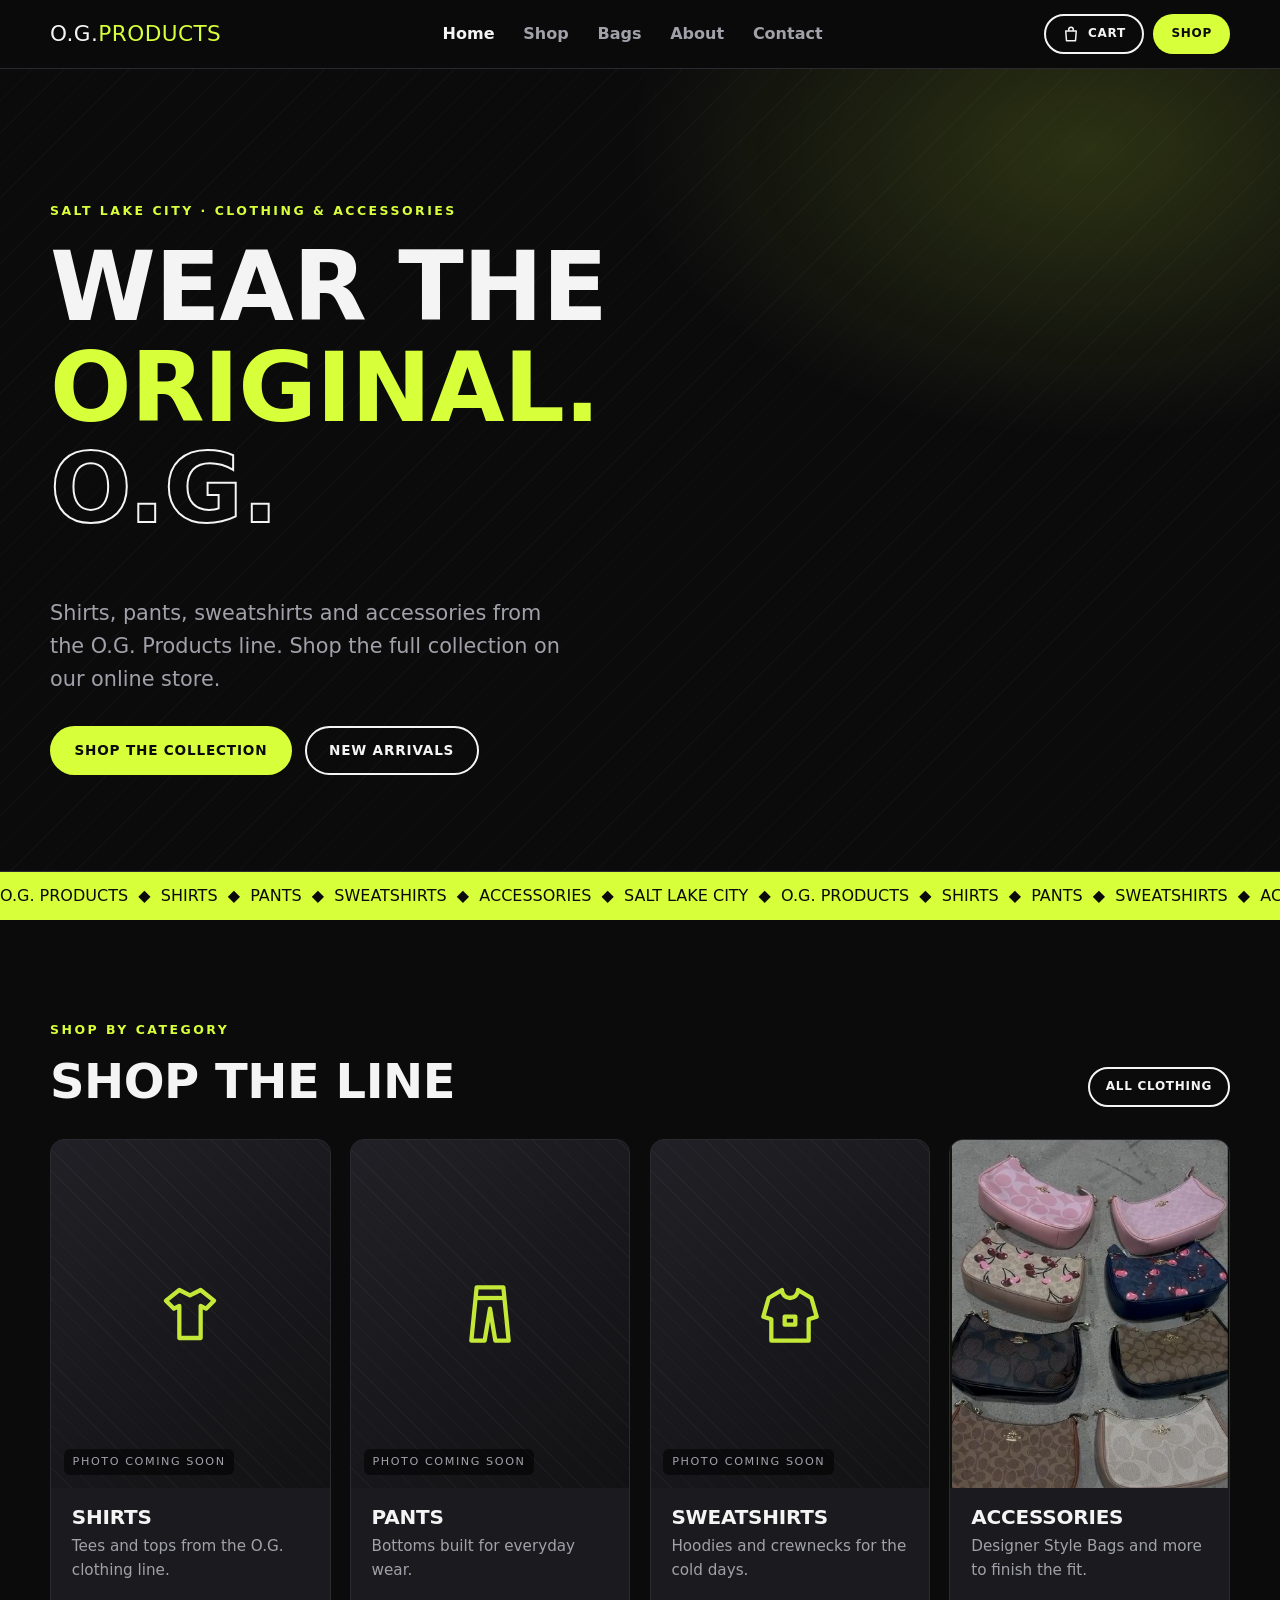
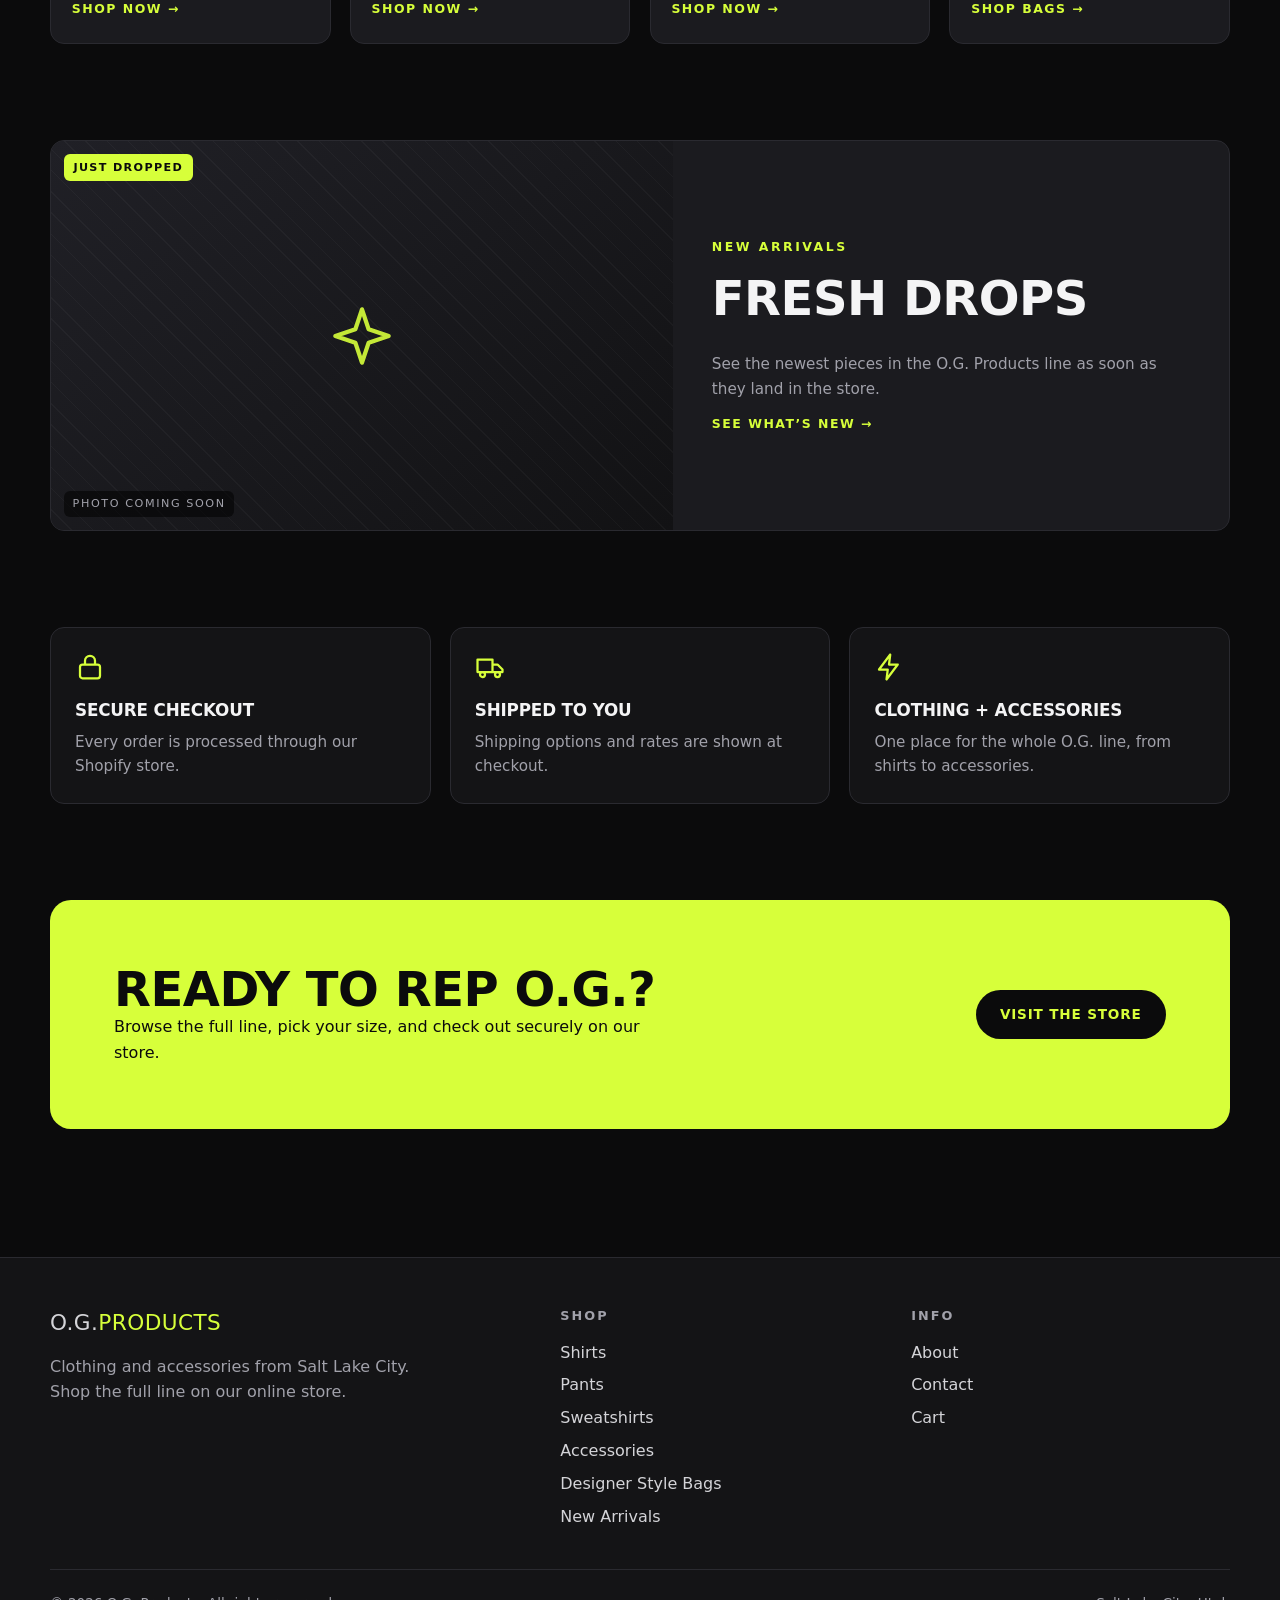
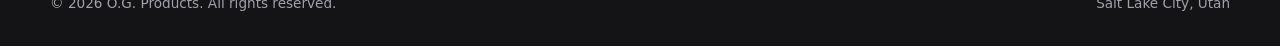
<file: index.html>
<!doctype html>
<html lang="en">
<head>
<meta charset="utf-8">
<meta name="viewport" content="width=device-width, initial-scale=1">
<title>O.G. Products | Clothing & Accessories</title>
<meta name="description" content="O.G. Products: shirts, pants, sweatshirts and accessories from Salt Lake City. Shop the full line online.">
<meta name="theme-color" content="#0b0b0c">
<link rel="canonical" href="https://REPLACE-WITH-YOUR-DOMAIN.com/">
<meta property="og:title" content="O.G. Products | Clothing & Accessories">
<meta property="og:description" content="O.G. Products: shirts, pants, sweatshirts and accessories from Salt Lake City. Shop the full line online.">
<meta property="og:type" content="website">
<link rel="icon" href="favicon.svg" type="image/svg+xml">
<link rel="stylesheet" href="styles.css">
<script src="config.js" defer></script>
<script src="main.js" defer></script>
</head>
<body>
<a class="skip" href="#main">Skip to content</a>
<header class="site-header">
  <div class="wrap nav">
    <a class="logo" href="index.html" aria-label="O.G. Products home">O.G.<span>Products</span></a>
    <nav aria-label="Main"><ul class="nav-links"><li><a href="index.html" aria-current="page">Home</a></li><li><a href="shop.html">Shop</a></li><li><a href="bags.html">Bags</a></li><li><a href="about.html">About</a></li><li><a href="contact.html">Contact</a></li></ul></nav>
    <div class="nav-actions">
      <a class="btn btn-ghost btn-sm" href="https://11u81s-f0.myshopify.com/cart" data-shop="CART" target="_blank" rel="noopener" aria-label="Open cart on our store (opens in new tab)"><svg viewBox="0 0 24 24" fill="none" stroke="currentColor" stroke-width="2" stroke-linejoin="round" aria-hidden="true"><path d="M5 8h14l-1 13H6z"/><path d="M9 8V6a3 3 0 016 0v2"/></svg><span>Cart</span></a>
      <a class="btn btn-primary btn-sm" href="https://11u81s-f0.myshopify.com" data-shop="STORE" target="_blank" rel="noopener">Shop</a>
      <button class="menu-btn" type="button" aria-expanded="false" aria-controls="mobile-menu" aria-label="Open menu"><svg viewBox="0 0 24 24" fill="none" stroke="currentColor" stroke-width="2" aria-hidden="true"><path d="M3 6h18M3 12h18M3 18h18"/></svg></button>
    </div>
  </div>
  <div class="wrap mobile-menu" id="mobile-menu"><a href="index.html" aria-current="page">Home</a><a href="shop.html">Shop</a><a href="bags.html">Bags</a><a href="about.html">About</a><a href="contact.html">Contact</a></div>
</header>
<main id="main">

<section class="hero" aria-labelledby="hero-title">
  <div class="wrap">
    <span class="eyebrow">Salt Lake City &middot; Clothing &amp; Accessories</span>
    <h1 id="hero-title">Wear the<br><span class="accent">Original.</span><br><span class="outline">O.G.</span></h1>
    <p class="lead">Shirts, pants, sweatshirts and accessories from the O.G. Products line. Shop the full collection on our online store.</p>
    <div class="hero-ctas">
      <a class="btn btn-primary" href="https://11u81s-f0.myshopify.com/collections/all" data-shop="ALL" target="_blank" rel="noopener">Shop the collection</a>
      <a class="btn btn-ghost" href="https://11u81s-f0.myshopify.com/collections/all" data-shop="NEW_ARRIVALS" target="_blank" rel="noopener">New arrivals</a>
    </div>
  </div>
</section>
<div class="marquee" aria-hidden="true"><div>O.G. Products &nbsp;&#9670;&nbsp; Shirts &nbsp;&#9670;&nbsp; Pants &nbsp;&#9670;&nbsp; Sweatshirts &nbsp;&#9670;&nbsp; Accessories &nbsp;&#9670;&nbsp; Salt Lake City &nbsp;&#9670;&nbsp; O.G. Products &nbsp;&#9670;&nbsp; Shirts &nbsp;&#9670;&nbsp; Pants &nbsp;&#9670;&nbsp; Sweatshirts &nbsp;&#9670;&nbsp; Accessories &nbsp;&#9670;&nbsp; Salt Lake City &nbsp;&#9670;&nbsp; O.G. Products &nbsp;&#9670;&nbsp; Shirts &nbsp;&#9670;&nbsp; Pants &nbsp;&#9670;&nbsp; Sweatshirts &nbsp;&#9670;&nbsp; Accessories &nbsp;&#9670;&nbsp; Salt Lake City &nbsp;&#9670;&nbsp; O.G. Products &nbsp;&#9670;&nbsp; Shirts &nbsp;&#9670;&nbsp; Pants &nbsp;&#9670;&nbsp; Sweatshirts &nbsp;&#9670;&nbsp; Accessories &nbsp;&#9670;&nbsp; Salt Lake City &nbsp;&#9670;&nbsp; </div></div>

<section aria-labelledby="cat-title">
  <div class="wrap">
    <div class="section-head">
      <div><span class="eyebrow">Shop by category</span><h2 id="cat-title">Shop the Line</h2></div>
      <a class="btn btn-ghost btn-sm" href="https://11u81s-f0.myshopify.com/collections/all" data-shop="CLOTHING" target="_blank" rel="noopener">All clothing</a>
    </div>
    <div class="grid grid-4">
      <a class="card" href="https://11u81s-f0.myshopify.com/collections/all" data-shop="SHIRTS" target="_blank" rel="noopener">
  <div class="ph " role="img" aria-label="Shirts (photo coming soon)"><svg viewBox="0 0 24 24" fill="none" stroke="currentColor" stroke-width="1.6" stroke-linejoin="round" aria-hidden="true"><path d="M8 3l4 2 4-2 5 4-3 3-2-1v12H8V9l-2 1-3-3z"/></svg><span class="ph-label">Photo coming soon</span></div>
  <div class="card-body"><h3>Shirts</h3><p>Tees and tops from the O.G. clothing line.</p><span class="card-link">Shop now &rarr;</span></div>
</a><a class="card" href="https://11u81s-f0.myshopify.com/collections/all" data-shop="PANTS" target="_blank" rel="noopener">
  <div class="ph " role="img" aria-label="Pants (photo coming soon)"><svg viewBox="0 0 24 24" fill="none" stroke="currentColor" stroke-width="1.6" stroke-linejoin="round" aria-hidden="true"><path d="M7 2h10l2 20h-5l-2-12-2 12H5z"/><path d="M7 6h10"/></svg><span class="ph-label">Photo coming soon</span></div>
  <div class="card-body"><h3>Pants</h3><p>Bottoms built for everyday wear.</p><span class="card-link">Shop now &rarr;</span></div>
</a><a class="card" href="https://11u81s-f0.myshopify.com/collections/all" data-shop="SWEATSHIRTS" target="_blank" rel="noopener">
  <div class="ph " role="img" aria-label="Sweatshirts (photo coming soon)"><svg viewBox="0 0 24 24" fill="none" stroke="currentColor" stroke-width="1.6" stroke-linejoin="round" aria-hidden="true"><path d="M9 3a3 3 0 006 0l5 3 2 7-3 1v8H5v-8l-3-1 2-7z"/><path d="M10 13h4v3h-4z"/></svg><span class="ph-label">Photo coming soon</span></div>
  <div class="card-body"><h3>Sweatshirts</h3><p>Hoodies and crewnecks for the cold days.</p><span class="card-link">Shop now &rarr;</span></div>
</a><a class="card" href="bags.html">
  <div class="ph photo" role="img" aria-label="Designer style bags"><img src="bags.jpg" alt="" loading="lazy"></div>
  <div class="card-body"><h3>Accessories</h3><p>Designer Style Bags and more to finish the fit.</p><span class="card-link">Shop bags &rarr;</span></div>
</a>
    </div>
  </div>
</section>

<section aria-labelledby="new-title" style="padding-top:0">
  <div class="wrap">
    <div class="grid">
      <a class="card card-feature" href="https://11u81s-f0.myshopify.com/collections/all" data-shop="NEW_ARRIVALS" target="_blank" rel="noopener">
        <span class="tag">Just dropped</span>
        <div class="ph wide" role="img" aria-label="New arrivals (photo coming soon)"><svg viewBox="0 0 24 24" fill="none" stroke="currentColor" stroke-width="1.6" stroke-linejoin="round" aria-hidden="true"><path d="M12 2l2.5 7.5L22 12l-7.5 2.5L12 22l-2.5-7.5L2 12l7.5-2.5z"/></svg><span class="ph-label">Photo coming soon</span></div>
        <div class="card-body">
          <span class="eyebrow">New Arrivals</span>
          <h2 id="new-title">Fresh drops</h2>
          <p>See the newest pieces in the O.G. Products line as soon as they land in the store.</p>
          <span class="card-link">See what&rsquo;s new &rarr;</span>
        </div>
      </a>
    </div>
  </div>
</section>

<section aria-labelledby="why-title" style="padding-top:0">
  <div class="wrap">
    <h2 id="why-title" class="sr-only" style="position:absolute;left:-9999px">Why shop with us</h2>
    <div class="grid grid-3">
      <div class="feature"><svg viewBox="0 0 24 24" fill="none" stroke="currentColor" stroke-width="1.8" aria-hidden="true"><rect x="4" y="10" width="16" height="11" rx="2"/><path d="M8 10V7a4 4 0 018 0v3"/></svg><h3>Secure checkout</h3><p>Every order is processed through our Shopify store.</p></div>
      <div class="feature"><svg viewBox="0 0 24 24" fill="none" stroke="currentColor" stroke-width="1.8" stroke-linejoin="round" aria-hidden="true"><path d="M2 6h12v10H2zM14 10h4l4 4v2h-8z"/><circle cx="6" cy="18" r="2"/><circle cx="18" cy="18" r="2"/></svg><h3>Shipped to you</h3><p>Shipping options and rates are shown at checkout.</p></div>
      <div class="feature"><svg viewBox="0 0 24 24" fill="none" stroke="currentColor" stroke-width="1.8" stroke-linejoin="round" aria-hidden="true"><path d="M13 2L4 14h7l-1 8 9-12h-7z"/></svg><h3>Clothing + accessories</h3><p>One place for the whole O.G. line, from shirts to accessories.</p></div>
    </div>
  </div>
</section>

<section style="padding-top:0" aria-labelledby="cta-title">
  <div class="wrap">
    <div class="cta-band">
      <div><h2 id="cta-title">Ready to rep O.G.?</h2><p>Browse the full line, pick your size, and check out securely on our store.</p></div>
      <a class="btn btn-primary" href="https://11u81s-f0.myshopify.com/collections/all" data-shop="ALL" target="_blank" rel="noopener">Visit the store</a>
    </div>
  </div>
</section>

</main>
<footer class="site-footer">
  <div class="wrap">
    <div class="footer-grid">
      <div>
        <a class="logo" href="index.html">O.G.<span>Products</span></a>
        <p class="muted" style="margin-top:.8rem;max-width:36ch">Clothing and accessories from Salt Lake City. Shop the full line on our online store.</p>
        <div class="socials" aria-label="Social media"><a href="#" data-social="instagram" aria-label="Instagram"><svg viewBox="0 0 24 24" fill="none" stroke="currentColor" stroke-width="2" aria-hidden="true"><rect x="3" y="3" width="18" height="18" rx="5"/><circle cx="12" cy="12" r="4"/><circle cx="17.5" cy="6.5" r="1" fill="currentColor"/></svg></a><a href="#" data-social="tiktok" aria-label="TikTok"><svg viewBox="0 0 24 24" fill="currentColor" aria-hidden="true"><path d="M16 3c.3 2.3 1.8 3.9 4 4v3a7 7 0 01-4-1.3V15a6 6 0 11-6-6v3a3 3 0 103 3V3z"/></svg></a><a href="#" data-social="facebook" aria-label="Facebook"><svg viewBox="0 0 24 24" fill="currentColor" aria-hidden="true"><path d="M14 9V7c0-1 .5-1.5 1.5-1.5H17V2h-2.5C11.5 2 10.5 4 10.5 6.5V9H8v3.5h2.5V22H14v-9.5h2.7L17 9z"/></svg></a><a href="#" data-social="x" aria-label="X"><svg viewBox="0 0 24 24" fill="currentColor" aria-hidden="true"><path d="M17.5 3h3.2l-7 8 8.3 10h-6.5l-5-6.2L4.8 21H1.6l7.5-8.6L1.2 3h6.6l4.6 5.7zM16.4 19.2h1.8L6.6 4.7H4.7z"/></svg></a><a href="#" data-social="youtube" aria-label="YouTube"><svg viewBox="0 0 24 24" fill="currentColor" aria-hidden="true"><path d="M22 8.2a3 3 0 00-2-2C18.2 5.7 12 5.7 12 5.7s-6.2 0-8 .5a3 3 0 00-2 2A31 31 0 001.7 12 31 31 0 002 15.8a3 3 0 002 2c1.8.5 8 .5 8 .5s6.2 0 8-.5a3 3 0 002-2 31 31 0 00.3-3.8 31 31 0 00-.3-3.8zM10 15V9l5.2 3z"/></svg></a></div>
      </div>
      <div>
        <h4>Shop</h4>
        <ul>
          <li><a class="" href="https://11u81s-f0.myshopify.com/collections/all" data-shop="SHIRTS" target="_blank" rel="noopener">Shirts</a></li>
          <li><a class="" href="https://11u81s-f0.myshopify.com/collections/all" data-shop="PANTS" target="_blank" rel="noopener">Pants</a></li>
          <li><a class="" href="https://11u81s-f0.myshopify.com/collections/all" data-shop="SWEATSHIRTS" target="_blank" rel="noopener">Sweatshirts</a></li>
          <li><a class="" href="https://11u81s-f0.myshopify.com/collections/all" data-shop="ACCESSORIES" target="_blank" rel="noopener">Accessories</a></li>
          <li><a href="bags.html">Designer Style Bags</a></li>
          <li><a class="" href="https://11u81s-f0.myshopify.com/collections/all" data-shop="NEW_ARRIVALS" target="_blank" rel="noopener">New Arrivals</a></li>
        </ul>
      </div>
      <div>
        <h4>Info</h4>
        <ul>
          <li><a href="about.html">About</a></li>
          <li><a href="contact.html">Contact</a></li>
          <li><a class="" href="https://11u81s-f0.myshopify.com/cart" data-shop="CART" target="_blank" rel="noopener">Cart</a></li>
        </ul>
      </div>
    </div>
    <div class="footer-bottom">
      <span>&copy; <span data-year>2026</span> <span data-brand>O.G. Products</span>. All rights reserved.</span>
      <span>Salt Lake City, Utah</span>
    </div>
  </div>
</footer>
</body>
</html>
</file>
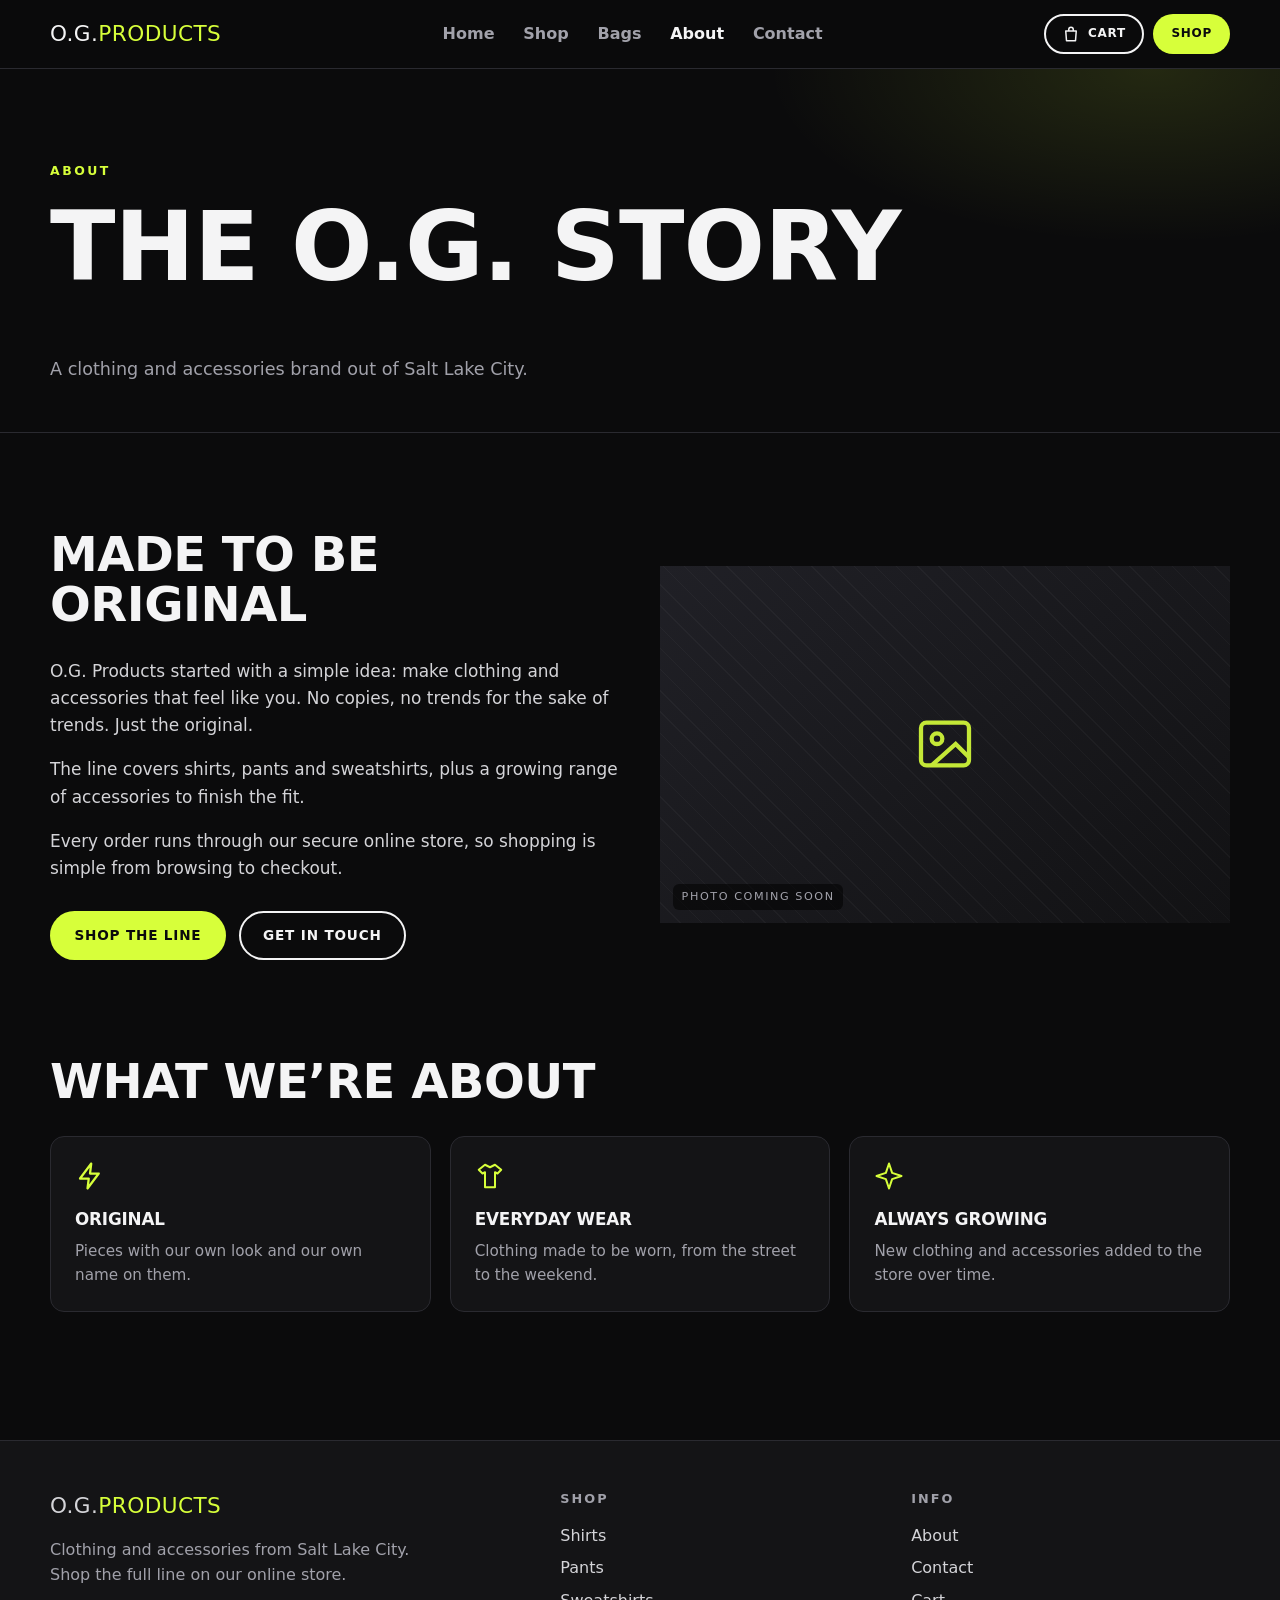
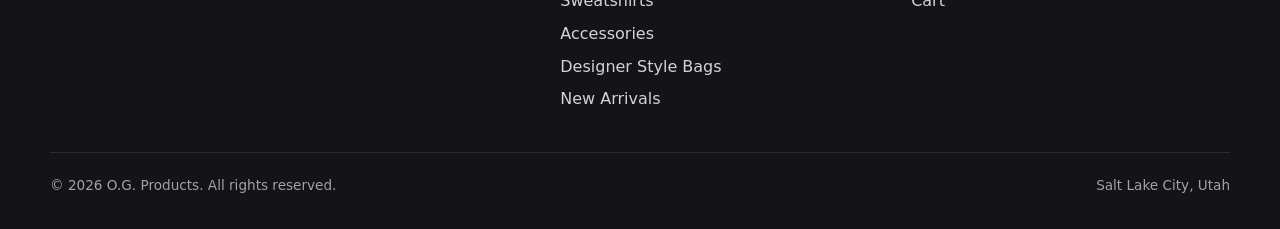
<file: about.html>
<!doctype html>
<html lang="en">
<head>
<meta charset="utf-8">
<meta name="viewport" content="width=device-width, initial-scale=1">
<title>About | O.G. Products</title>
<meta name="description" content="The story behind O.G. Products, a Salt Lake City clothing and accessories brand.">
<meta name="theme-color" content="#0b0b0c">
<link rel="canonical" href="https://REPLACE-WITH-YOUR-DOMAIN.com/about.html">
<meta property="og:title" content="About | O.G. Products">
<meta property="og:description" content="The story behind O.G. Products, a Salt Lake City clothing and accessories brand.">
<meta property="og:type" content="website">
<link rel="icon" href="favicon.svg" type="image/svg+xml">
<link rel="stylesheet" href="styles.css">
<script src="config.js" defer></script>
<script src="main.js" defer></script>
</head>
<body>
<a class="skip" href="#main">Skip to content</a>
<header class="site-header">
  <div class="wrap nav">
    <a class="logo" href="index.html" aria-label="O.G. Products home">O.G.<span>Products</span></a>
    <nav aria-label="Main"><ul class="nav-links"><li><a href="index.html">Home</a></li><li><a href="shop.html">Shop</a></li><li><a href="bags.html">Bags</a></li><li><a href="about.html" aria-current="page">About</a></li><li><a href="contact.html">Contact</a></li></ul></nav>
    <div class="nav-actions">
      <a class="btn btn-ghost btn-sm" href="https://11u81s-f0.myshopify.com/cart" data-shop="CART" target="_blank" rel="noopener" aria-label="Open cart on our store (opens in new tab)"><svg viewBox="0 0 24 24" fill="none" stroke="currentColor" stroke-width="2" stroke-linejoin="round" aria-hidden="true"><path d="M5 8h14l-1 13H6z"/><path d="M9 8V6a3 3 0 016 0v2"/></svg><span>Cart</span></a>
      <a class="btn btn-primary btn-sm" href="https://11u81s-f0.myshopify.com" data-shop="STORE" target="_blank" rel="noopener">Shop</a>
      <button class="menu-btn" type="button" aria-expanded="false" aria-controls="mobile-menu" aria-label="Open menu"><svg viewBox="0 0 24 24" fill="none" stroke="currentColor" stroke-width="2" aria-hidden="true"><path d="M3 6h18M3 12h18M3 18h18"/></svg></button>
    </div>
  </div>
  <div class="wrap mobile-menu" id="mobile-menu"><a href="index.html">Home</a><a href="shop.html">Shop</a><a href="bags.html">Bags</a><a href="about.html" aria-current="page">About</a><a href="contact.html">Contact</a></div>
</header>
<main id="main">

<section class="page-hero">
  <div class="wrap">
    <span class="eyebrow">About</span>
    <h1>The O.G. Story</h1>
    <p>A clothing and accessories brand out of Salt Lake City.</p>
  </div>
</section>
<section>
  <div class="wrap grid grid-2" style="align-items:center;gap:2.5rem">
    <div class="prose">
      <h2>Made to be original</h2>
      <p>O.G. Products started with a simple idea: make clothing and accessories that feel like you. No copies, no trends for the sake of trends. Just the original.</p>
      <p>The line covers shirts, pants and sweatshirts, plus a growing range of accessories to finish the fit.</p>
      <p>Every order runs through our secure online store, so shopping is simple from browsing to checkout.</p>
      <div class="hero-ctas"><a class="btn btn-primary" href="https://11u81s-f0.myshopify.com/collections/all" data-shop="ALL" target="_blank" rel="noopener">Shop the line</a><a class="btn btn-ghost" href="contact.html">Get in touch</a></div>
    </div>
    <div class="ph wide" role="img" aria-label="O.G. Products brand photo (photo coming soon)"><svg viewBox="0 0 24 24" fill="none" stroke="currentColor" stroke-width="1.6" aria-hidden="true"><rect x="3" y="4" width="18" height="16" rx="2"/><circle cx="9" cy="10" r="2"/><path d="M21 17l-5-5-9 8"/></svg><span class="ph-label">Photo coming soon</span></div>
  </div>
</section>
<section style="padding-top:0" aria-labelledby="values-title">
  <div class="wrap">
    <h2 id="values-title">What we&rsquo;re about</h2>
    <div class="grid grid-3">
      <div class="feature"><svg viewBox="0 0 24 24" fill="none" stroke="currentColor" stroke-width="1.8" stroke-linejoin="round" aria-hidden="true"><path d="M13 2L4 14h7l-1 8 9-12h-7z"/></svg><h3>Original</h3><p>Pieces with our own look and our own name on them.</p></div>
      <div class="feature"><svg viewBox="0 0 24 24" fill="none" stroke="currentColor" stroke-width="1.6" stroke-linejoin="round" aria-hidden="true"><path d="M8 3l4 2 4-2 5 4-3 3-2-1v12H8V9l-2 1-3-3z"/></svg><h3>Everyday wear</h3><p>Clothing made to be worn, from the street to the weekend.</p></div>
      <div class="feature"><svg viewBox="0 0 24 24" fill="none" stroke="currentColor" stroke-width="1.6" stroke-linejoin="round" aria-hidden="true"><path d="M12 2l2.5 7.5L22 12l-7.5 2.5L12 22l-2.5-7.5L2 12l7.5-2.5z"/></svg><h3>Always growing</h3><p>New clothing and accessories added to the store over time.</p></div>
    </div>
  </div>
</section>

</main>
<footer class="site-footer">
  <div class="wrap">
    <div class="footer-grid">
      <div>
        <a class="logo" href="index.html">O.G.<span>Products</span></a>
        <p class="muted" style="margin-top:.8rem;max-width:36ch">Clothing and accessories from Salt Lake City. Shop the full line on our online store.</p>
        <div class="socials" aria-label="Social media"><a href="#" data-social="instagram" aria-label="Instagram"><svg viewBox="0 0 24 24" fill="none" stroke="currentColor" stroke-width="2" aria-hidden="true"><rect x="3" y="3" width="18" height="18" rx="5"/><circle cx="12" cy="12" r="4"/><circle cx="17.5" cy="6.5" r="1" fill="currentColor"/></svg></a><a href="#" data-social="tiktok" aria-label="TikTok"><svg viewBox="0 0 24 24" fill="currentColor" aria-hidden="true"><path d="M16 3c.3 2.3 1.8 3.9 4 4v3a7 7 0 01-4-1.3V15a6 6 0 11-6-6v3a3 3 0 103 3V3z"/></svg></a><a href="#" data-social="facebook" aria-label="Facebook"><svg viewBox="0 0 24 24" fill="currentColor" aria-hidden="true"><path d="M14 9V7c0-1 .5-1.5 1.5-1.5H17V2h-2.5C11.5 2 10.5 4 10.5 6.5V9H8v3.5h2.5V22H14v-9.5h2.7L17 9z"/></svg></a><a href="#" data-social="x" aria-label="X"><svg viewBox="0 0 24 24" fill="currentColor" aria-hidden="true"><path d="M17.5 3h3.2l-7 8 8.3 10h-6.5l-5-6.2L4.8 21H1.6l7.5-8.6L1.2 3h6.6l4.6 5.7zM16.4 19.2h1.8L6.6 4.7H4.7z"/></svg></a><a href="#" data-social="youtube" aria-label="YouTube"><svg viewBox="0 0 24 24" fill="currentColor" aria-hidden="true"><path d="M22 8.2a3 3 0 00-2-2C18.2 5.7 12 5.7 12 5.7s-6.2 0-8 .5a3 3 0 00-2 2A31 31 0 001.7 12 31 31 0 002 15.8a3 3 0 002 2c1.8.5 8 .5 8 .5s6.2 0 8-.5a3 3 0 002-2 31 31 0 00.3-3.8 31 31 0 00-.3-3.8zM10 15V9l5.2 3z"/></svg></a></div>
      </div>
      <div>
        <h4>Shop</h4>
        <ul>
          <li><a class="" href="https://11u81s-f0.myshopify.com/collections/all" data-shop="SHIRTS" target="_blank" rel="noopener">Shirts</a></li>
          <li><a class="" href="https://11u81s-f0.myshopify.com/collections/all" data-shop="PANTS" target="_blank" rel="noopener">Pants</a></li>
          <li><a class="" href="https://11u81s-f0.myshopify.com/collections/all" data-shop="SWEATSHIRTS" target="_blank" rel="noopener">Sweatshirts</a></li>
          <li><a class="" href="https://11u81s-f0.myshopify.com/collections/all" data-shop="ACCESSORIES" target="_blank" rel="noopener">Accessories</a></li>
          <li><a href="bags.html">Designer Style Bags</a></li>
          <li><a class="" href="https://11u81s-f0.myshopify.com/collections/all" data-shop="NEW_ARRIVALS" target="_blank" rel="noopener">New Arrivals</a></li>
        </ul>
      </div>
      <div>
        <h4>Info</h4>
        <ul>
          <li><a href="about.html">About</a></li>
          <li><a href="contact.html">Contact</a></li>
          <li><a class="" href="https://11u81s-f0.myshopify.com/cart" data-shop="CART" target="_blank" rel="noopener">Cart</a></li>
        </ul>
      </div>
    </div>
    <div class="footer-bottom">
      <span>&copy; <span data-year>2026</span> <span data-brand>O.G. Products</span>. All rights reserved.</span>
      <span>Salt Lake City, Utah</span>
    </div>
  </div>
</footer>
</body>
</html>
</file>
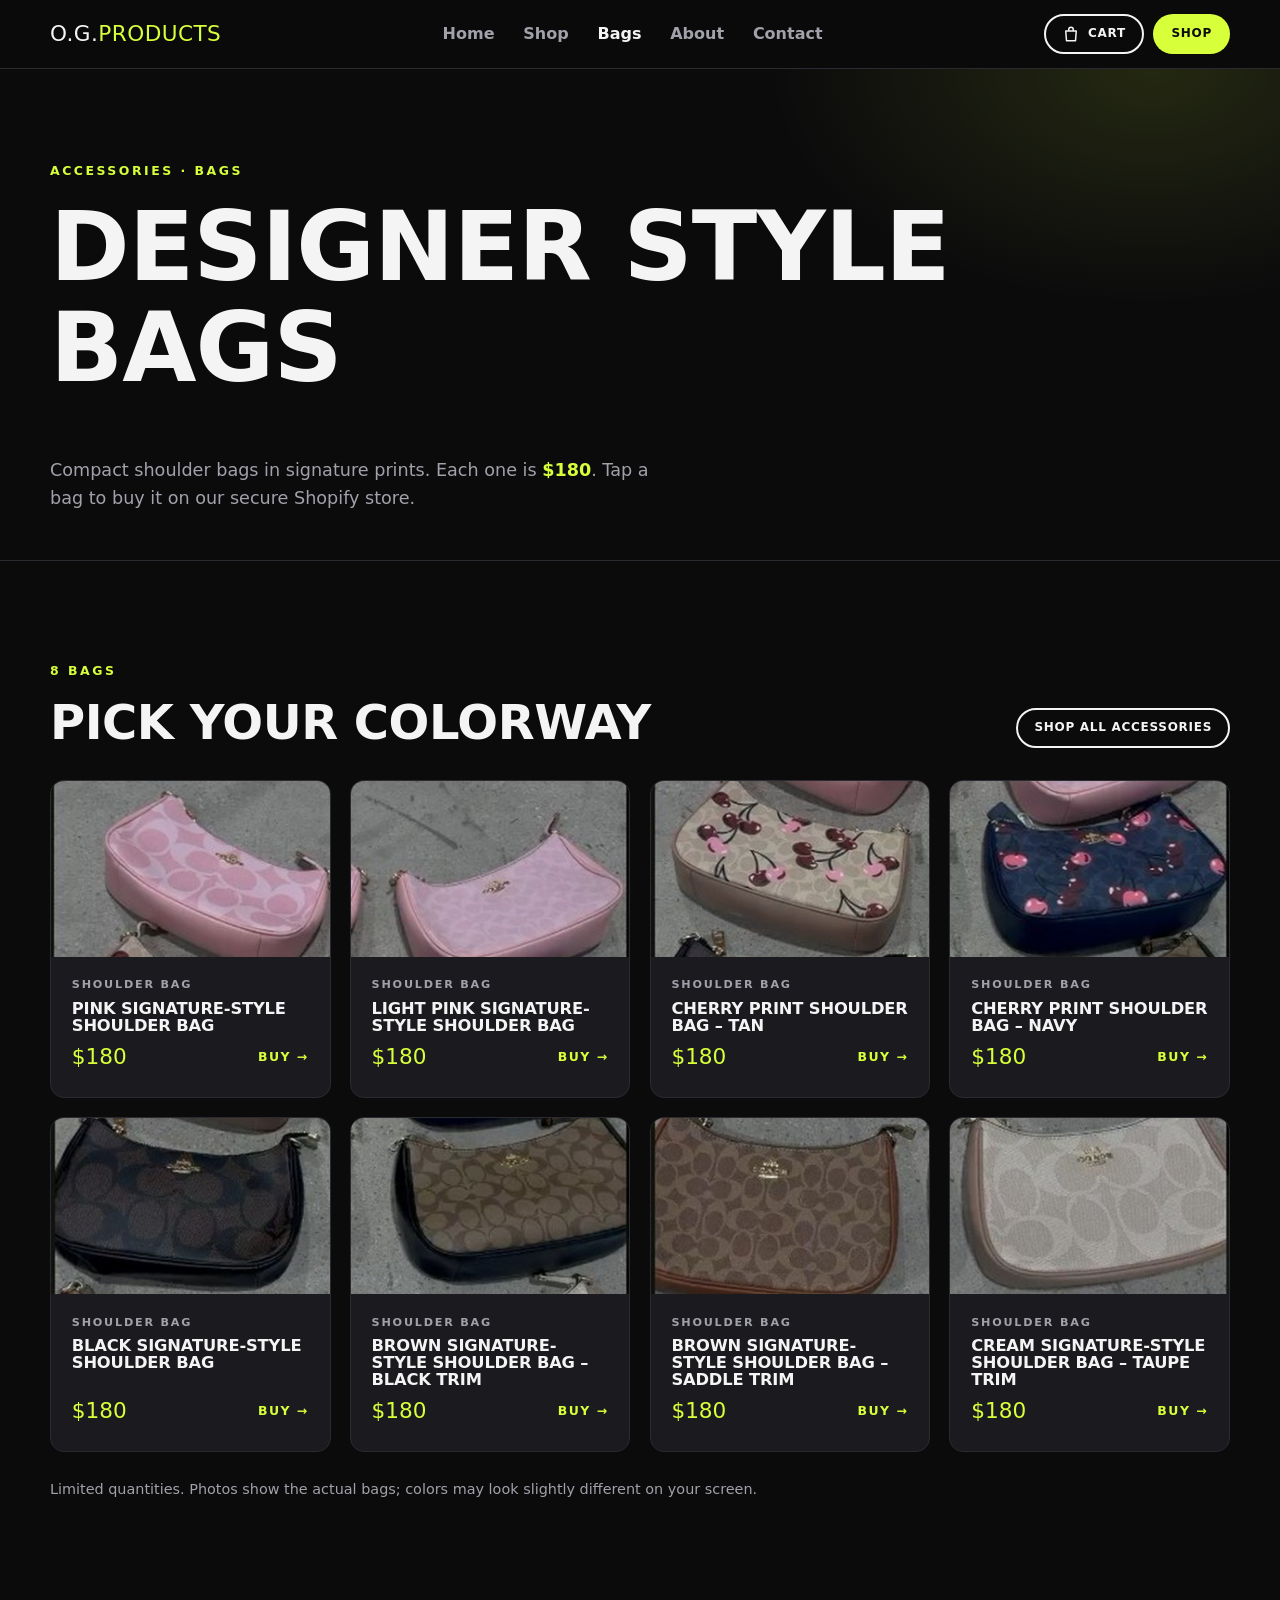
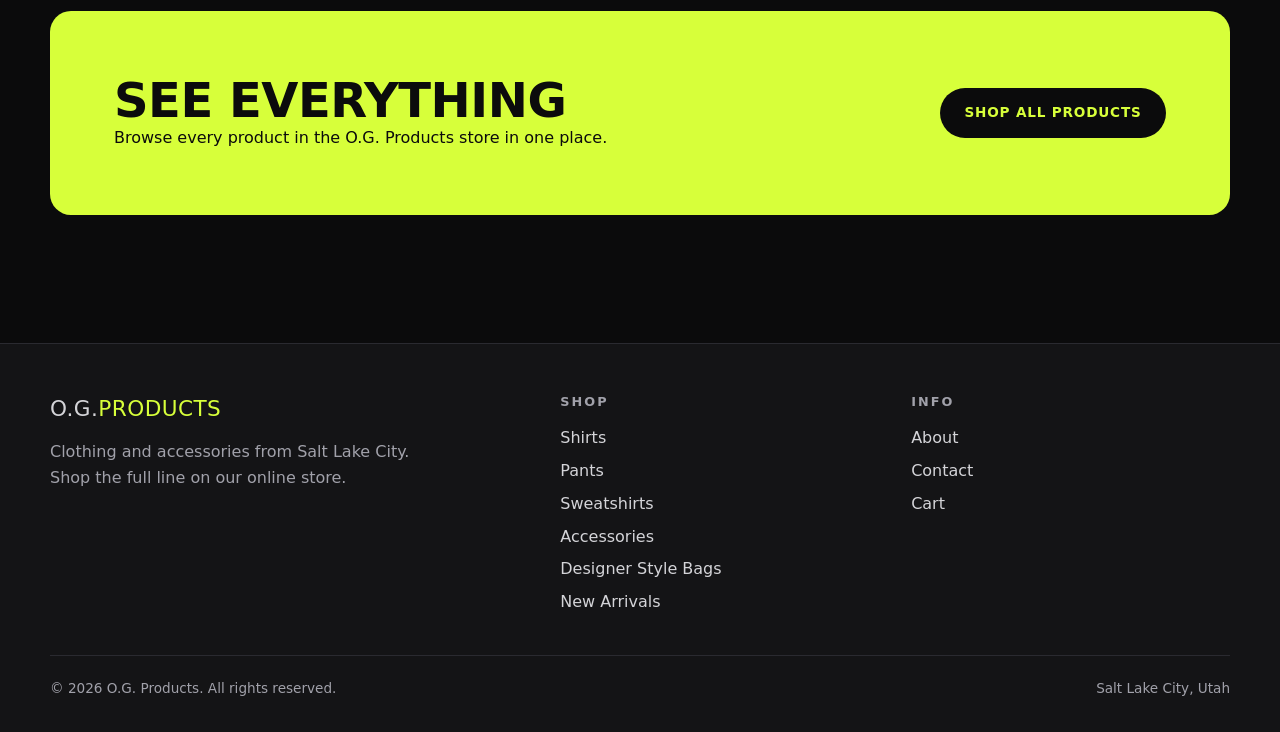
<file: bags.html>
<!doctype html>
<html lang="en">
<head>
<meta charset="utf-8">
<meta name="viewport" content="width=device-width, initial-scale=1">
<title>Designer Style Bags | O.G. Products</title>
<meta name="description" content="Designer Style Bags from O.G. Products: shoulder bags in signature prints, $180 each.">
<meta name="theme-color" content="#0b0b0c">
<link rel="canonical" href="https://REPLACE-WITH-YOUR-DOMAIN.com/bags.html">
<meta property="og:title" content="Designer Style Bags | O.G. Products">
<meta property="og:description" content="Designer Style Bags from O.G. Products: shoulder bags in signature prints, $180 each.">
<meta property="og:type" content="website">
<link rel="icon" href="favicon.svg" type="image/svg+xml">
<link rel="stylesheet" href="styles.css">
<script src="config.js" defer></script>
<script src="main.js" defer></script>
</head>
<body>
<a class="skip" href="#main">Skip to content</a>
<header class="site-header">
  <div class="wrap nav">
    <a class="logo" href="index.html" aria-label="O.G. Products home">O.G.<span>Products</span></a>
    <nav aria-label="Main"><ul class="nav-links"><li><a href="index.html">Home</a></li><li><a href="shop.html">Shop</a></li><li><a href="bags.html" aria-current="page">Bags</a></li><li><a href="about.html">About</a></li><li><a href="contact.html">Contact</a></li></ul></nav>
    <div class="nav-actions">
      <a class="btn btn-ghost btn-sm" href="https://11u81s-f0.myshopify.com/cart" data-shop="CART" target="_blank" rel="noopener" aria-label="Open cart on our store (opens in new tab)"><svg viewBox="0 0 24 24" fill="none" stroke="currentColor" stroke-width="2" stroke-linejoin="round" aria-hidden="true"><path d="M5 8h14l-1 13H6z"/><path d="M9 8V6a3 3 0 016 0v2"/></svg><span>Cart</span></a>
      <a class="btn btn-primary btn-sm" href="https://11u81s-f0.myshopify.com" data-shop="STORE" target="_blank" rel="noopener">Shop</a>
      <button class="menu-btn" type="button" aria-expanded="false" aria-controls="mobile-menu" aria-label="Open menu"><svg viewBox="0 0 24 24" fill="none" stroke="currentColor" stroke-width="2" aria-hidden="true"><path d="M3 6h18M3 12h18M3 18h18"/></svg></button>
    </div>
  </div>
  <div class="wrap mobile-menu" id="mobile-menu"><a href="index.html">Home</a><a href="shop.html">Shop</a><a href="bags.html" aria-current="page">Bags</a><a href="about.html">About</a><a href="contact.html">Contact</a></div>
</header>
<main id="main">

<section class="page-hero">
  <div class="wrap">
    <span class="eyebrow">Accessories &middot; Bags</span>
    <h1 data-bags-title>Designer Style Bags</h1>
    <p>Compact shoulder bags in signature prints. Each one is <strong class="accent">$180</strong>. Tap a bag to buy it on our secure Shopify store.</p>
  </div>
</section>
<section aria-labelledby="bags-title">
  <div class="wrap">
    <div class="section-head">
      <div><span class="eyebrow" id="bags-count">Bags</span><h2 id="bags-title">Pick your colorway</h2></div>
      <a class="btn btn-ghost btn-sm" href="https://11u81s-f0.myshopify.com/collections/all" data-shop="ACCESSORIES" target="_blank" rel="noopener">Shop all accessories</a>
    </div>
    <div class="grid grid-4" id="bags-grid" aria-live="polite"></div>
    <noscript><p class="notice">Turn on JavaScript to see the bags, or browse them on our store.</p></noscript>
    <p class="bags-note">Limited quantities. Photos show the actual bags; colors may look slightly different on your screen.</p>
  </div>
</section>
<section style="padding-top:0" aria-labelledby="all-title">
  <div class="wrap">
    <div class="cta-band">
      <div><h2 id="all-title">See everything</h2><p>Browse every product in the O.G. Products store in one place.</p></div>
      <a class="btn btn-primary" href="https://11u81s-f0.myshopify.com/collections/all" data-shop="ALL" target="_blank" rel="noopener">Shop all products</a>
    </div>
  </div>
</section>

</main>
<footer class="site-footer">
  <div class="wrap">
    <div class="footer-grid">
      <div>
        <a class="logo" href="index.html">O.G.<span>Products</span></a>
        <p class="muted" style="margin-top:.8rem;max-width:36ch">Clothing and accessories from Salt Lake City. Shop the full line on our online store.</p>
        <div class="socials" aria-label="Social media"><a href="#" data-social="instagram" aria-label="Instagram"><svg viewBox="0 0 24 24" fill="none" stroke="currentColor" stroke-width="2" aria-hidden="true"><rect x="3" y="3" width="18" height="18" rx="5"/><circle cx="12" cy="12" r="4"/><circle cx="17.5" cy="6.5" r="1" fill="currentColor"/></svg></a><a href="#" data-social="tiktok" aria-label="TikTok"><svg viewBox="0 0 24 24" fill="currentColor" aria-hidden="true"><path d="M16 3c.3 2.3 1.8 3.9 4 4v3a7 7 0 01-4-1.3V15a6 6 0 11-6-6v3a3 3 0 103 3V3z"/></svg></a><a href="#" data-social="facebook" aria-label="Facebook"><svg viewBox="0 0 24 24" fill="currentColor" aria-hidden="true"><path d="M14 9V7c0-1 .5-1.5 1.5-1.5H17V2h-2.5C11.5 2 10.5 4 10.5 6.5V9H8v3.5h2.5V22H14v-9.5h2.7L17 9z"/></svg></a><a href="#" data-social="x" aria-label="X"><svg viewBox="0 0 24 24" fill="currentColor" aria-hidden="true"><path d="M17.5 3h3.2l-7 8 8.3 10h-6.5l-5-6.2L4.8 21H1.6l7.5-8.6L1.2 3h6.6l4.6 5.7zM16.4 19.2h1.8L6.6 4.7H4.7z"/></svg></a><a href="#" data-social="youtube" aria-label="YouTube"><svg viewBox="0 0 24 24" fill="currentColor" aria-hidden="true"><path d="M22 8.2a3 3 0 00-2-2C18.2 5.7 12 5.7 12 5.7s-6.2 0-8 .5a3 3 0 00-2 2A31 31 0 001.7 12 31 31 0 002 15.8a3 3 0 002 2c1.8.5 8 .5 8 .5s6.2 0 8-.5a3 3 0 002-2 31 31 0 00.3-3.8 31 31 0 00-.3-3.8zM10 15V9l5.2 3z"/></svg></a></div>
      </div>
      <div>
        <h4>Shop</h4>
        <ul>
          <li><a class="" href="https://11u81s-f0.myshopify.com/collections/all" data-shop="SHIRTS" target="_blank" rel="noopener">Shirts</a></li>
          <li><a class="" href="https://11u81s-f0.myshopify.com/collections/all" data-shop="PANTS" target="_blank" rel="noopener">Pants</a></li>
          <li><a class="" href="https://11u81s-f0.myshopify.com/collections/all" data-shop="SWEATSHIRTS" target="_blank" rel="noopener">Sweatshirts</a></li>
          <li><a class="" href="https://11u81s-f0.myshopify.com/collections/all" data-shop="ACCESSORIES" target="_blank" rel="noopener">Accessories</a></li>
          <li><a href="bags.html">Designer Style Bags</a></li>
          <li><a class="" href="https://11u81s-f0.myshopify.com/collections/all" data-shop="NEW_ARRIVALS" target="_blank" rel="noopener">New Arrivals</a></li>
        </ul>
      </div>
      <div>
        <h4>Info</h4>
        <ul>
          <li><a href="about.html">About</a></li>
          <li><a href="contact.html">Contact</a></li>
          <li><a class="" href="https://11u81s-f0.myshopify.com/cart" data-shop="CART" target="_blank" rel="noopener">Cart</a></li>
        </ul>
      </div>
    </div>
    <div class="footer-bottom">
      <span>&copy; <span data-year>2026</span> <span data-brand>O.G. Products</span>. All rights reserved.</span>
      <span>Salt Lake City, Utah</span>
    </div>
  </div>
</footer>
</body>
</html>
</file>
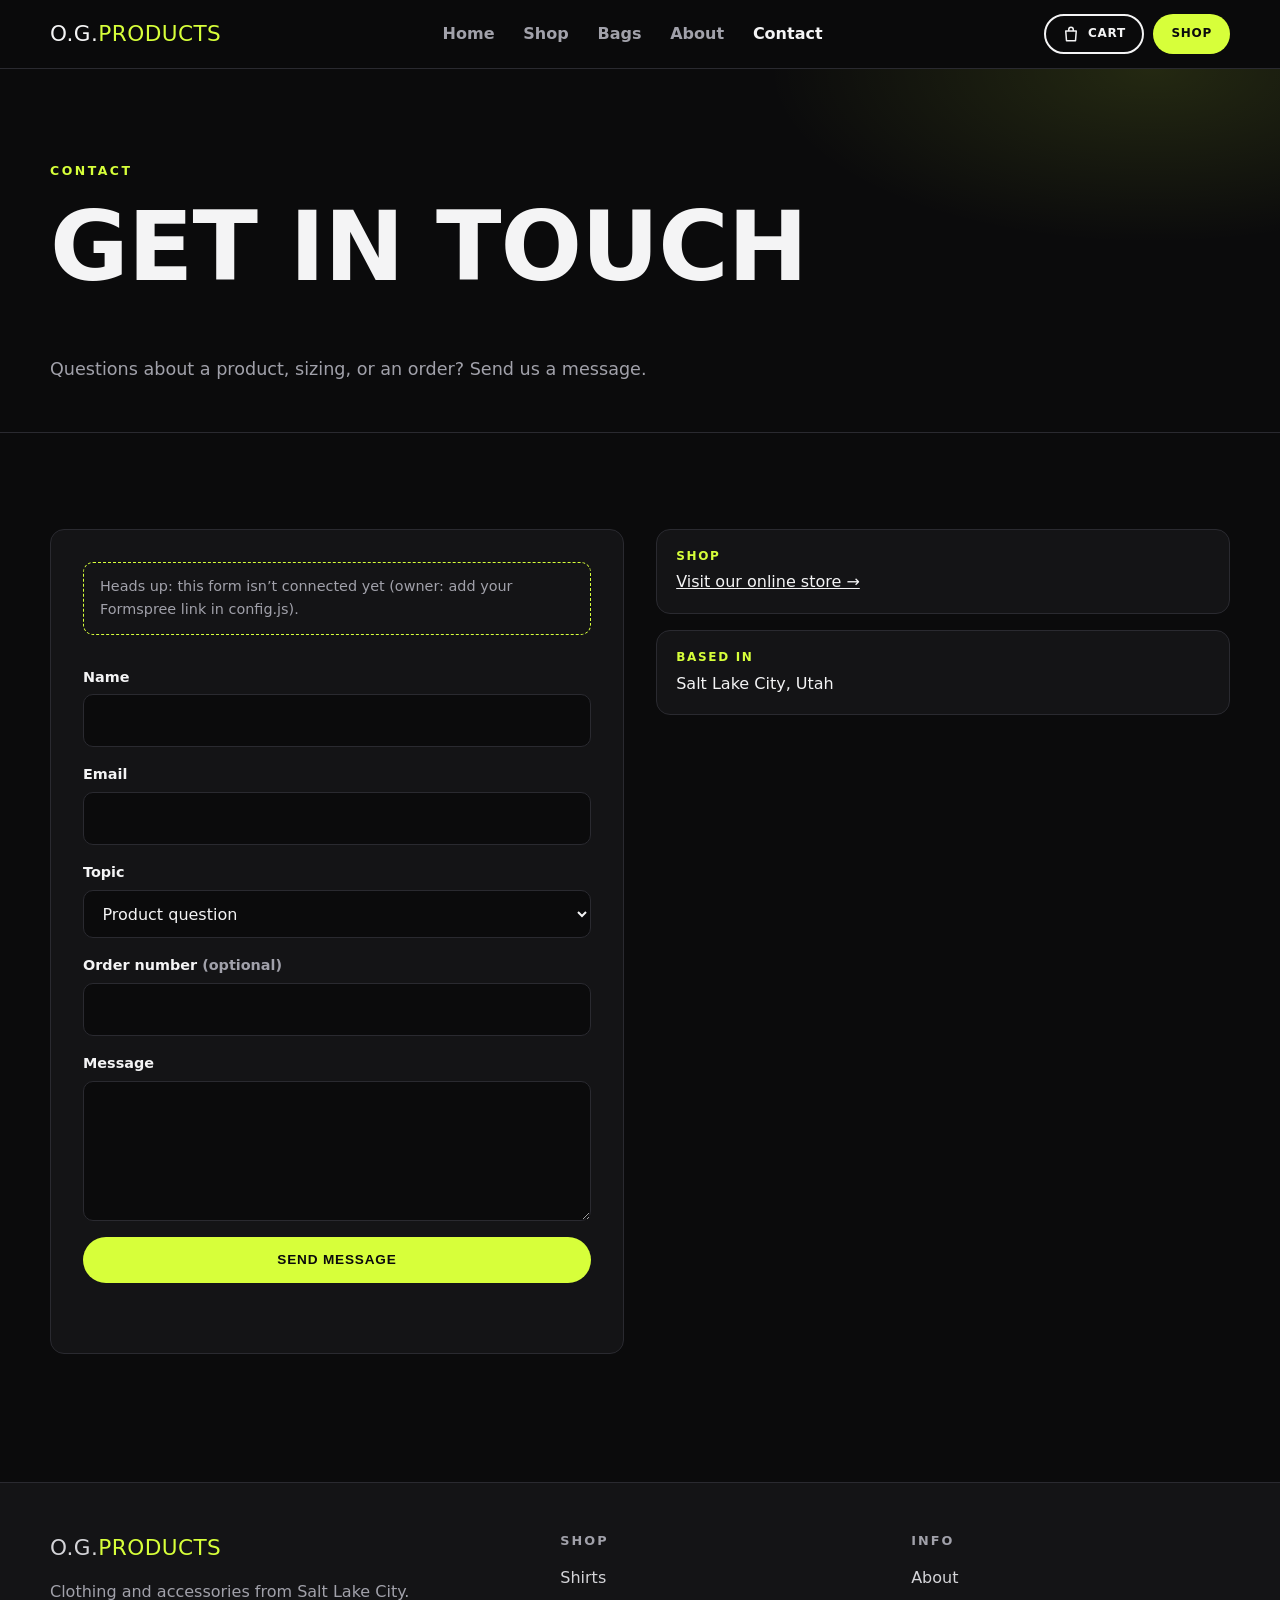
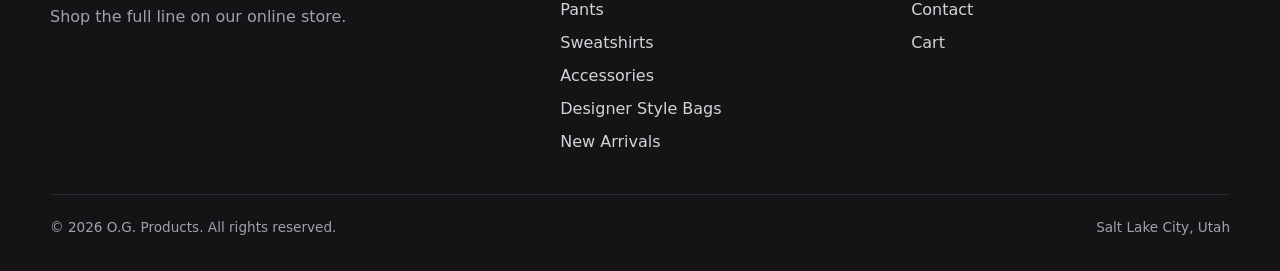
<file: contact.html>
<!doctype html>
<html lang="en">
<head>
<meta charset="utf-8">
<meta name="viewport" content="width=device-width, initial-scale=1">
<title>Contact | O.G. Products</title>
<meta name="description" content="Contact O.G. Products with questions about products, sizing or orders.">
<meta name="theme-color" content="#0b0b0c">
<link rel="canonical" href="https://REPLACE-WITH-YOUR-DOMAIN.com/contact.html">
<meta property="og:title" content="Contact | O.G. Products">
<meta property="og:description" content="Contact O.G. Products with questions about products, sizing or orders.">
<meta property="og:type" content="website">
<link rel="icon" href="favicon.svg" type="image/svg+xml">
<link rel="stylesheet" href="styles.css">
<script src="config.js" defer></script>
<script src="main.js" defer></script>
</head>
<body>
<a class="skip" href="#main">Skip to content</a>
<header class="site-header">
  <div class="wrap nav">
    <a class="logo" href="index.html" aria-label="O.G. Products home">O.G.<span>Products</span></a>
    <nav aria-label="Main"><ul class="nav-links"><li><a href="index.html">Home</a></li><li><a href="shop.html">Shop</a></li><li><a href="bags.html">Bags</a></li><li><a href="about.html">About</a></li><li><a href="contact.html" aria-current="page">Contact</a></li></ul></nav>
    <div class="nav-actions">
      <a class="btn btn-ghost btn-sm" href="https://11u81s-f0.myshopify.com/cart" data-shop="CART" target="_blank" rel="noopener" aria-label="Open cart on our store (opens in new tab)"><svg viewBox="0 0 24 24" fill="none" stroke="currentColor" stroke-width="2" stroke-linejoin="round" aria-hidden="true"><path d="M5 8h14l-1 13H6z"/><path d="M9 8V6a3 3 0 016 0v2"/></svg><span>Cart</span></a>
      <a class="btn btn-primary btn-sm" href="https://11u81s-f0.myshopify.com" data-shop="STORE" target="_blank" rel="noopener">Shop</a>
      <button class="menu-btn" type="button" aria-expanded="false" aria-controls="mobile-menu" aria-label="Open menu"><svg viewBox="0 0 24 24" fill="none" stroke="currentColor" stroke-width="2" aria-hidden="true"><path d="M3 6h18M3 12h18M3 18h18"/></svg></button>
    </div>
  </div>
  <div class="wrap mobile-menu" id="mobile-menu"><a href="index.html">Home</a><a href="shop.html">Shop</a><a href="bags.html">Bags</a><a href="about.html">About</a><a href="contact.html" aria-current="page">Contact</a></div>
</header>
<main id="main">

<section class="page-hero">
  <div class="wrap">
    <span class="eyebrow">Contact</span>
    <h1>Get in Touch</h1>
    <p>Questions about a product, sizing, or an order? Send us a message.</p>
  </div>
</section>
<section>
  <div class="wrap grid grid-2" style="gap:2rem;align-items:start">
    <form class="form" id="contact-form" action="https://formspree.io/f/REPLACE-WITH-YOUR-FORM-ID" method="POST" novalidate>
      <p class="notice" id="form-notice" hidden>Heads up: this form isn&rsquo;t connected yet (owner: add your Formspree link in config.js).</p>
      <div class="field"><label for="name">Name</label><input id="name" name="name" type="text" autocomplete="name" required></div>
      <div class="field"><label for="email">Email</label><input id="email" name="email" type="email" autocomplete="email" required></div>
      <div class="field"><label for="topic">Topic</label>
        <select id="topic" name="topic">
          <option>Product question</option><option>Sizing</option><option>Order help</option><option>Wholesale / collab</option><option>Other</option>
        </select></div>
      <div class="field"><label for="order">Order number <span class="muted">(optional)</span></label><input id="order" name="order" type="text"></div>
      <div class="field"><label for="message">Message</label><textarea id="message" name="message" required></textarea></div>
      <div class="hp" aria-hidden="true"><label for="website">Leave this empty</label><input id="website" name="_gotcha" type="text" tabindex="-1" autocomplete="off"></div>
      <input type="hidden" name="_subject" value="New message from the O.G. Products website">
      <button class="btn btn-primary" type="submit">Send message</button>
      <p class="form-status" id="form-status" role="status" aria-live="polite"></p>
    </form>
    <div>
      <ul class="contact-list">
        <li data-email><strong>Email</strong><a href="#"></a></li>
        <li><strong>Shop</strong><a class="" href="https://11u81s-f0.myshopify.com" data-shop="STORE" target="_blank" rel="noopener">Visit our online store &rarr;</a></li>
        <li><strong>Based in</strong>Salt Lake City, Utah</li>
      </ul>
      <div class="socials" aria-label="Social media" style="margin-top:1.4rem"><a href="#" data-social="instagram" aria-label="Instagram"><svg viewBox="0 0 24 24" fill="none" stroke="currentColor" stroke-width="2" aria-hidden="true"><rect x="3" y="3" width="18" height="18" rx="5"/><circle cx="12" cy="12" r="4"/><circle cx="17.5" cy="6.5" r="1" fill="currentColor"/></svg></a><a href="#" data-social="tiktok" aria-label="TikTok"><svg viewBox="0 0 24 24" fill="currentColor" aria-hidden="true"><path d="M16 3c.3 2.3 1.8 3.9 4 4v3a7 7 0 01-4-1.3V15a6 6 0 11-6-6v3a3 3 0 103 3V3z"/></svg></a><a href="#" data-social="facebook" aria-label="Facebook"><svg viewBox="0 0 24 24" fill="currentColor" aria-hidden="true"><path d="M14 9V7c0-1 .5-1.5 1.5-1.5H17V2h-2.5C11.5 2 10.5 4 10.5 6.5V9H8v3.5h2.5V22H14v-9.5h2.7L17 9z"/></svg></a><a href="#" data-social="x" aria-label="X"><svg viewBox="0 0 24 24" fill="currentColor" aria-hidden="true"><path d="M17.5 3h3.2l-7 8 8.3 10h-6.5l-5-6.2L4.8 21H1.6l7.5-8.6L1.2 3h6.6l4.6 5.7zM16.4 19.2h1.8L6.6 4.7H4.7z"/></svg></a><a href="#" data-social="youtube" aria-label="YouTube"><svg viewBox="0 0 24 24" fill="currentColor" aria-hidden="true"><path d="M22 8.2a3 3 0 00-2-2C18.2 5.7 12 5.7 12 5.7s-6.2 0-8 .5a3 3 0 00-2 2A31 31 0 001.7 12 31 31 0 002 15.8a3 3 0 002 2c1.8.5 8 .5 8 .5s6.2 0 8-.5a3 3 0 002-2 31 31 0 00.3-3.8 31 31 0 00-.3-3.8zM10 15V9l5.2 3z"/></svg></a></div>
    </div>
  </div>
</section>

</main>
<footer class="site-footer">
  <div class="wrap">
    <div class="footer-grid">
      <div>
        <a class="logo" href="index.html">O.G.<span>Products</span></a>
        <p class="muted" style="margin-top:.8rem;max-width:36ch">Clothing and accessories from Salt Lake City. Shop the full line on our online store.</p>
        <div class="socials" aria-label="Social media"><a href="#" data-social="instagram" aria-label="Instagram"><svg viewBox="0 0 24 24" fill="none" stroke="currentColor" stroke-width="2" aria-hidden="true"><rect x="3" y="3" width="18" height="18" rx="5"/><circle cx="12" cy="12" r="4"/><circle cx="17.5" cy="6.5" r="1" fill="currentColor"/></svg></a><a href="#" data-social="tiktok" aria-label="TikTok"><svg viewBox="0 0 24 24" fill="currentColor" aria-hidden="true"><path d="M16 3c.3 2.3 1.8 3.9 4 4v3a7 7 0 01-4-1.3V15a6 6 0 11-6-6v3a3 3 0 103 3V3z"/></svg></a><a href="#" data-social="facebook" aria-label="Facebook"><svg viewBox="0 0 24 24" fill="currentColor" aria-hidden="true"><path d="M14 9V7c0-1 .5-1.5 1.5-1.5H17V2h-2.5C11.5 2 10.5 4 10.5 6.5V9H8v3.5h2.5V22H14v-9.5h2.7L17 9z"/></svg></a><a href="#" data-social="x" aria-label="X"><svg viewBox="0 0 24 24" fill="currentColor" aria-hidden="true"><path d="M17.5 3h3.2l-7 8 8.3 10h-6.5l-5-6.2L4.8 21H1.6l7.5-8.6L1.2 3h6.6l4.6 5.7zM16.4 19.2h1.8L6.6 4.7H4.7z"/></svg></a><a href="#" data-social="youtube" aria-label="YouTube"><svg viewBox="0 0 24 24" fill="currentColor" aria-hidden="true"><path d="M22 8.2a3 3 0 00-2-2C18.2 5.7 12 5.7 12 5.7s-6.2 0-8 .5a3 3 0 00-2 2A31 31 0 001.7 12 31 31 0 002 15.8a3 3 0 002 2c1.8.5 8 .5 8 .5s6.2 0 8-.5a3 3 0 002-2 31 31 0 00.3-3.8 31 31 0 00-.3-3.8zM10 15V9l5.2 3z"/></svg></a></div>
      </div>
      <div>
        <h4>Shop</h4>
        <ul>
          <li><a class="" href="https://11u81s-f0.myshopify.com/collections/all" data-shop="SHIRTS" target="_blank" rel="noopener">Shirts</a></li>
          <li><a class="" href="https://11u81s-f0.myshopify.com/collections/all" data-shop="PANTS" target="_blank" rel="noopener">Pants</a></li>
          <li><a class="" href="https://11u81s-f0.myshopify.com/collections/all" data-shop="SWEATSHIRTS" target="_blank" rel="noopener">Sweatshirts</a></li>
          <li><a class="" href="https://11u81s-f0.myshopify.com/collections/all" data-shop="ACCESSORIES" target="_blank" rel="noopener">Accessories</a></li>
          <li><a href="bags.html">Designer Style Bags</a></li>
          <li><a class="" href="https://11u81s-f0.myshopify.com/collections/all" data-shop="NEW_ARRIVALS" target="_blank" rel="noopener">New Arrivals</a></li>
        </ul>
      </div>
      <div>
        <h4>Info</h4>
        <ul>
          <li><a href="about.html">About</a></li>
          <li><a href="contact.html">Contact</a></li>
          <li><a class="" href="https://11u81s-f0.myshopify.com/cart" data-shop="CART" target="_blank" rel="noopener">Cart</a></li>
        </ul>
      </div>
    </div>
    <div class="footer-bottom">
      <span>&copy; <span data-year>2026</span> <span data-brand>O.G. Products</span>. All rights reserved.</span>
      <span>Salt Lake City, Utah</span>
    </div>
  </div>
</footer>
</body>
</html>
</file>
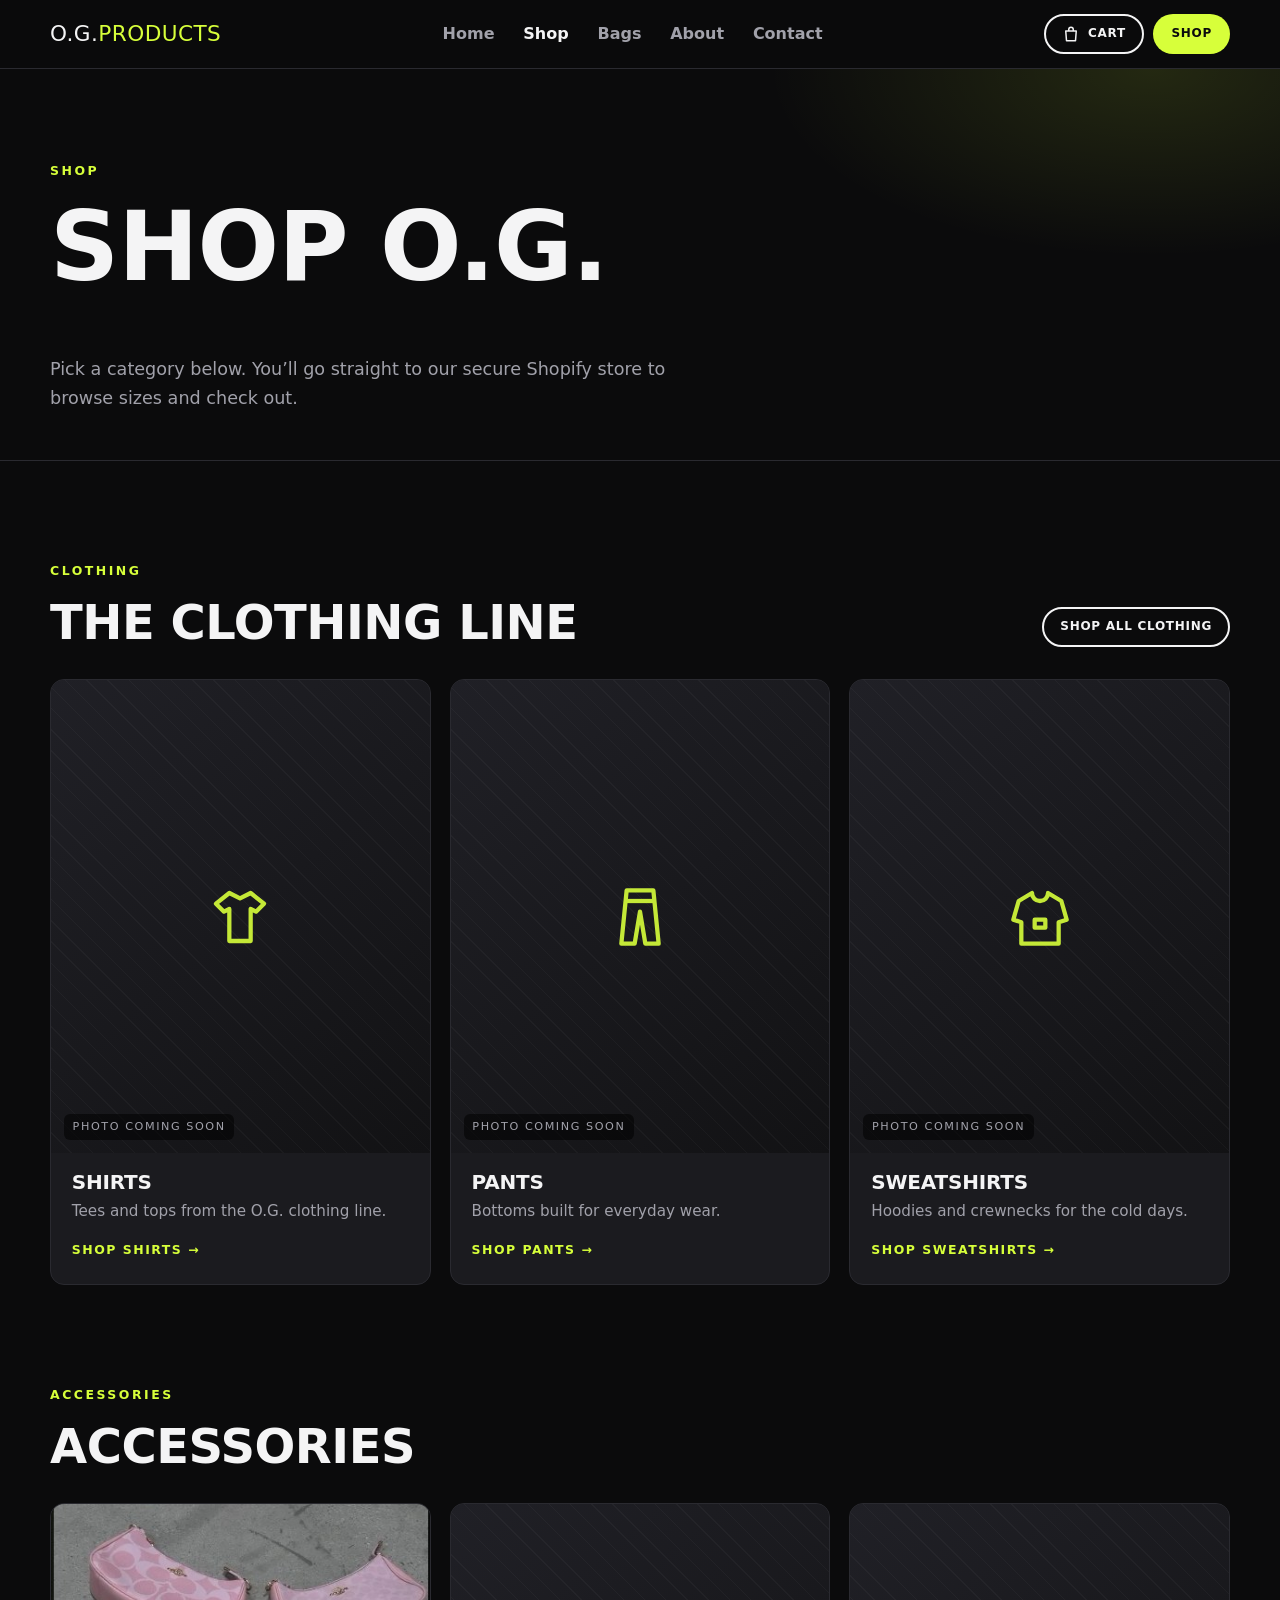
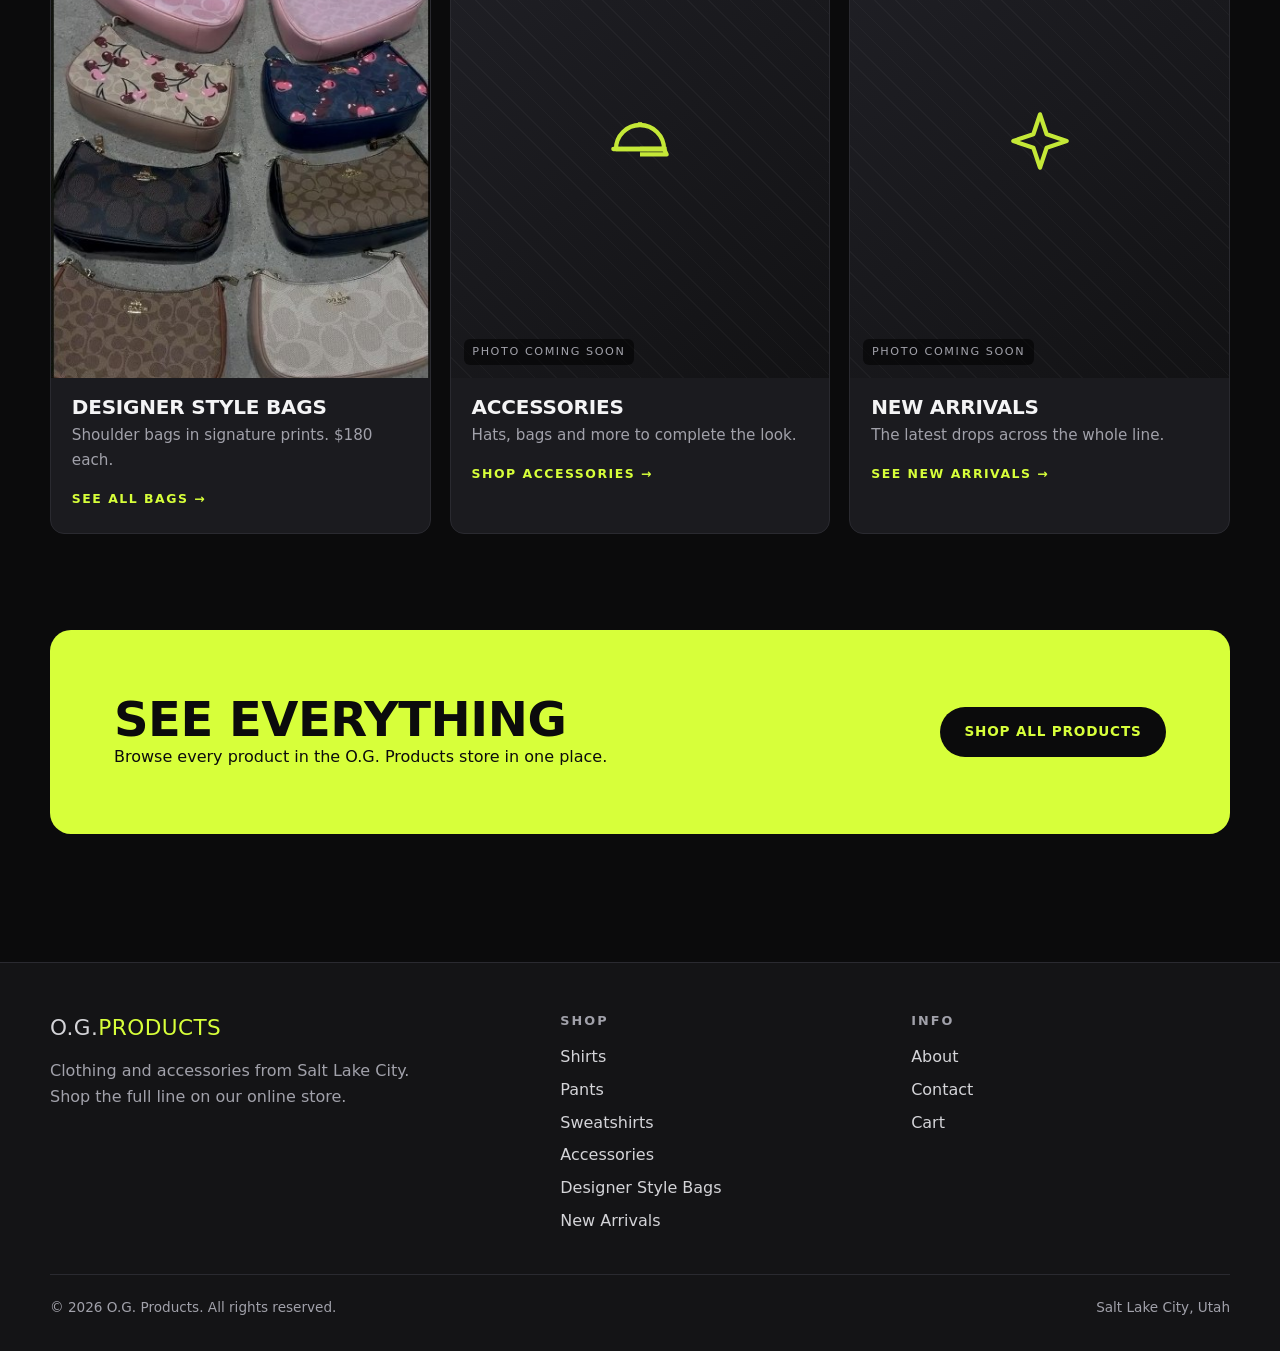
<file: shop.html>
<!doctype html>
<html lang="en">
<head>
<meta charset="utf-8">
<meta name="viewport" content="width=device-width, initial-scale=1">
<title>Shop | O.G. Products</title>
<meta name="description" content="Shop O.G. Products shirts, pants, sweatshirts and accessories on our online store.">
<meta name="theme-color" content="#0b0b0c">
<link rel="canonical" href="https://REPLACE-WITH-YOUR-DOMAIN.com/shop.html">
<meta property="og:title" content="Shop | O.G. Products">
<meta property="og:description" content="Shop O.G. Products shirts, pants, sweatshirts and accessories on our online store.">
<meta property="og:type" content="website">
<link rel="icon" href="favicon.svg" type="image/svg+xml">
<link rel="stylesheet" href="styles.css">
<script src="config.js" defer></script>
<script src="main.js" defer></script>
</head>
<body>
<a class="skip" href="#main">Skip to content</a>
<header class="site-header">
  <div class="wrap nav">
    <a class="logo" href="index.html" aria-label="O.G. Products home">O.G.<span>Products</span></a>
    <nav aria-label="Main"><ul class="nav-links"><li><a href="index.html">Home</a></li><li><a href="shop.html" aria-current="page">Shop</a></li><li><a href="bags.html">Bags</a></li><li><a href="about.html">About</a></li><li><a href="contact.html">Contact</a></li></ul></nav>
    <div class="nav-actions">
      <a class="btn btn-ghost btn-sm" href="https://11u81s-f0.myshopify.com/cart" data-shop="CART" target="_blank" rel="noopener" aria-label="Open cart on our store (opens in new tab)"><svg viewBox="0 0 24 24" fill="none" stroke="currentColor" stroke-width="2" stroke-linejoin="round" aria-hidden="true"><path d="M5 8h14l-1 13H6z"/><path d="M9 8V6a3 3 0 016 0v2"/></svg><span>Cart</span></a>
      <a class="btn btn-primary btn-sm" href="https://11u81s-f0.myshopify.com" data-shop="STORE" target="_blank" rel="noopener">Shop</a>
      <button class="menu-btn" type="button" aria-expanded="false" aria-controls="mobile-menu" aria-label="Open menu"><svg viewBox="0 0 24 24" fill="none" stroke="currentColor" stroke-width="2" aria-hidden="true"><path d="M3 6h18M3 12h18M3 18h18"/></svg></button>
    </div>
  </div>
  <div class="wrap mobile-menu" id="mobile-menu"><a href="index.html">Home</a><a href="shop.html" aria-current="page">Shop</a><a href="bags.html">Bags</a><a href="about.html">About</a><a href="contact.html">Contact</a></div>
</header>
<main id="main">

<section class="page-hero">
  <div class="wrap">
    <span class="eyebrow">Shop</span>
    <h1>Shop O.G.</h1>
    <p>Pick a category below. You&rsquo;ll go straight to our secure Shopify store to browse sizes and check out.</p>
  </div>
</section>
<section aria-labelledby="clothing-title">
  <div class="wrap">
    <div class="section-head">
      <div><span class="eyebrow">Clothing</span><h2 id="clothing-title">The Clothing Line</h2></div>
      <a class="btn btn-ghost btn-sm" href="https://11u81s-f0.myshopify.com/collections/all" data-shop="CLOTHING" target="_blank" rel="noopener">Shop all clothing</a>
    </div>
    <div class="grid grid-3">
      <a class="card" href="https://11u81s-f0.myshopify.com/collections/all" data-shop="SHIRTS" target="_blank" rel="noopener">
  <div class="ph " role="img" aria-label="Shirts (photo coming soon)"><svg viewBox="0 0 24 24" fill="none" stroke="currentColor" stroke-width="1.6" stroke-linejoin="round" aria-hidden="true"><path d="M8 3l4 2 4-2 5 4-3 3-2-1v12H8V9l-2 1-3-3z"/></svg><span class="ph-label">Photo coming soon</span></div>
  <div class="card-body"><h3>Shirts</h3><p>Tees and tops from the O.G. clothing line.</p><span class="card-link">Shop shirts &rarr;</span></div>
</a><a class="card" href="https://11u81s-f0.myshopify.com/collections/all" data-shop="PANTS" target="_blank" rel="noopener">
  <div class="ph " role="img" aria-label="Pants (photo coming soon)"><svg viewBox="0 0 24 24" fill="none" stroke="currentColor" stroke-width="1.6" stroke-linejoin="round" aria-hidden="true"><path d="M7 2h10l2 20h-5l-2-12-2 12H5z"/><path d="M7 6h10"/></svg><span class="ph-label">Photo coming soon</span></div>
  <div class="card-body"><h3>Pants</h3><p>Bottoms built for everyday wear.</p><span class="card-link">Shop pants &rarr;</span></div>
</a><a class="card" href="https://11u81s-f0.myshopify.com/collections/all" data-shop="SWEATSHIRTS" target="_blank" rel="noopener">
  <div class="ph " role="img" aria-label="Sweatshirts (photo coming soon)"><svg viewBox="0 0 24 24" fill="none" stroke="currentColor" stroke-width="1.6" stroke-linejoin="round" aria-hidden="true"><path d="M9 3a3 3 0 006 0l5 3 2 7-3 1v8H5v-8l-3-1 2-7z"/><path d="M10 13h4v3h-4z"/></svg><span class="ph-label">Photo coming soon</span></div>
  <div class="card-body"><h3>Sweatshirts</h3><p>Hoodies and crewnecks for the cold days.</p><span class="card-link">Shop sweatshirts &rarr;</span></div>
</a>
    </div>
  </div>
</section>
<section aria-labelledby="acc-title" style="padding-top:0">
  <div class="wrap">
    <div class="section-head">
      <div><span class="eyebrow">Accessories</span><h2 id="acc-title">Accessories</h2></div>
    </div>
    <div class="grid grid-3">
      <a class="card" href="bags.html">
  <div class="ph photo" role="img" aria-label="Designer style bags"><img src="bags.jpg" alt="" loading="lazy"></div>
  <div class="card-body"><h3>Designer Style Bags</h3><p>Shoulder bags in signature prints. $180 each.</p><span class="card-link">See all bags &rarr;</span></div>
</a>
      <a class="card" href="https://11u81s-f0.myshopify.com/collections/all" data-shop="ACCESSORIES" target="_blank" rel="noopener">
  <div class="ph " role="img" aria-label="Accessories (photo coming soon)"><svg viewBox="0 0 24 24" fill="none" stroke="currentColor" stroke-width="1.6" stroke-linejoin="round" aria-hidden="true"><path d="M3 15a9 9 0 0118 0z"/><path d="M12 6v-1M3 15h-1 0 20"/><path d="M12 15h9l1 2H12"/></svg><span class="ph-label">Photo coming soon</span></div>
  <div class="card-body"><h3>Accessories</h3><p>Hats, bags and more to complete the look.</p><span class="card-link">Shop accessories &rarr;</span></div>
</a>
      <a class="card" href="https://11u81s-f0.myshopify.com/collections/all" data-shop="NEW_ARRIVALS" target="_blank" rel="noopener">
  <div class="ph " role="img" aria-label="New Arrivals (photo coming soon)"><svg viewBox="0 0 24 24" fill="none" stroke="currentColor" stroke-width="1.6" stroke-linejoin="round" aria-hidden="true"><path d="M12 2l2.5 7.5L22 12l-7.5 2.5L12 22l-2.5-7.5L2 12l7.5-2.5z"/></svg><span class="ph-label">Photo coming soon</span></div>
  <div class="card-body"><h3>New Arrivals</h3><p>The latest drops across the whole line.</p><span class="card-link">See new arrivals &rarr;</span></div>
</a>
    </div>
  </div>
</section>

<!-- ============================================================
     OPTIONAL: SHOPIFY BUY BUTTON
     Want shoppers to add a product to cart right here on this page?
     1. In Shopify admin: Sales channels > Buy Button > Create a Buy Button
     2. Choose a product or collection, click "Next", then "Copy code"
     3. Delete the two comment lines marked START/END below and paste
        your code inside the <div id="shopify-buy-button"> box.
     (See README.md, "Optional: Shopify Buy Button")
     ============================================================ -->
<!-- BUY BUTTON START
<section aria-labelledby="featured-title" style="padding-top:0">
  <div class="wrap">
    <div class="section-head"><div><span class="eyebrow">Featured</span><h2 id="featured-title">Featured product</h2></div></div>
    <div class="buy-button-section" id="shopify-buy-button">
      PASTE YOUR SHOPIFY BUY BUTTON CODE HERE
    </div>
  </div>
</section>
BUY BUTTON END -->

<section style="padding-top:0" aria-labelledby="all-title">
  <div class="wrap">
    <div class="cta-band">
      <div><h2 id="all-title">See everything</h2><p>Browse every product in the O.G. Products store in one place.</p></div>
      <a class="btn btn-primary" href="https://11u81s-f0.myshopify.com/collections/all" data-shop="ALL" target="_blank" rel="noopener">Shop all products</a>
    </div>
  </div>
</section>

</main>
<footer class="site-footer">
  <div class="wrap">
    <div class="footer-grid">
      <div>
        <a class="logo" href="index.html">O.G.<span>Products</span></a>
        <p class="muted" style="margin-top:.8rem;max-width:36ch">Clothing and accessories from Salt Lake City. Shop the full line on our online store.</p>
        <div class="socials" aria-label="Social media"><a href="#" data-social="instagram" aria-label="Instagram"><svg viewBox="0 0 24 24" fill="none" stroke="currentColor" stroke-width="2" aria-hidden="true"><rect x="3" y="3" width="18" height="18" rx="5"/><circle cx="12" cy="12" r="4"/><circle cx="17.5" cy="6.5" r="1" fill="currentColor"/></svg></a><a href="#" data-social="tiktok" aria-label="TikTok"><svg viewBox="0 0 24 24" fill="currentColor" aria-hidden="true"><path d="M16 3c.3 2.3 1.8 3.9 4 4v3a7 7 0 01-4-1.3V15a6 6 0 11-6-6v3a3 3 0 103 3V3z"/></svg></a><a href="#" data-social="facebook" aria-label="Facebook"><svg viewBox="0 0 24 24" fill="currentColor" aria-hidden="true"><path d="M14 9V7c0-1 .5-1.5 1.5-1.5H17V2h-2.5C11.5 2 10.5 4 10.5 6.5V9H8v3.5h2.5V22H14v-9.5h2.7L17 9z"/></svg></a><a href="#" data-social="x" aria-label="X"><svg viewBox="0 0 24 24" fill="currentColor" aria-hidden="true"><path d="M17.5 3h3.2l-7 8 8.3 10h-6.5l-5-6.2L4.8 21H1.6l7.5-8.6L1.2 3h6.6l4.6 5.7zM16.4 19.2h1.8L6.6 4.7H4.7z"/></svg></a><a href="#" data-social="youtube" aria-label="YouTube"><svg viewBox="0 0 24 24" fill="currentColor" aria-hidden="true"><path d="M22 8.2a3 3 0 00-2-2C18.2 5.7 12 5.7 12 5.7s-6.2 0-8 .5a3 3 0 00-2 2A31 31 0 001.7 12 31 31 0 002 15.8a3 3 0 002 2c1.8.5 8 .5 8 .5s6.2 0 8-.5a3 3 0 002-2 31 31 0 00.3-3.8 31 31 0 00-.3-3.8zM10 15V9l5.2 3z"/></svg></a></div>
      </div>
      <div>
        <h4>Shop</h4>
        <ul>
          <li><a class="" href="https://11u81s-f0.myshopify.com/collections/all" data-shop="SHIRTS" target="_blank" rel="noopener">Shirts</a></li>
          <li><a class="" href="https://11u81s-f0.myshopify.com/collections/all" data-shop="PANTS" target="_blank" rel="noopener">Pants</a></li>
          <li><a class="" href="https://11u81s-f0.myshopify.com/collections/all" data-shop="SWEATSHIRTS" target="_blank" rel="noopener">Sweatshirts</a></li>
          <li><a class="" href="https://11u81s-f0.myshopify.com/collections/all" data-shop="ACCESSORIES" target="_blank" rel="noopener">Accessories</a></li>
          <li><a href="bags.html">Designer Style Bags</a></li>
          <li><a class="" href="https://11u81s-f0.myshopify.com/collections/all" data-shop="NEW_ARRIVALS" target="_blank" rel="noopener">New Arrivals</a></li>
        </ul>
      </div>
      <div>
        <h4>Info</h4>
        <ul>
          <li><a href="about.html">About</a></li>
          <li><a href="contact.html">Contact</a></li>
          <li><a class="" href="https://11u81s-f0.myshopify.com/cart" data-shop="CART" target="_blank" rel="noopener">Cart</a></li>
        </ul>
      </div>
    </div>
    <div class="footer-bottom">
      <span>&copy; <span data-year>2026</span> <span data-brand>O.G. Products</span>. All rights reserved.</span>
      <span>Salt Lake City, Utah</span>
    </div>
  </div>
</footer>
</body>
</html>
</file>
<file: styles.css>
:root{--bg:#0b0b0c;--bg2:#141416;--card:#1b1b1f;--line:#2a2a30;--text:#f4f4f5;--muted:#a1a1aa;--accent:#d7ff3a;--accent-ink:#0b0b0c;--r:14px;--max:1180px;
--font:"Inter",system-ui,-apple-system,"Segoe UI",Roboto,Arial,sans-serif;--display:"Arial Black","Helvetica Neue",Impact,system-ui,sans-serif}
*{box-sizing:border-box}html{scroll-behavior:smooth}
body{margin:0;background:var(--bg);color:var(--text);font:16px/1.6 var(--font);-webkit-font-smoothing:antialiased}
img{max-width:100%;display:block}a{color:inherit}
.skip{position:absolute;left:-999px;top:0;background:var(--accent);color:var(--accent-ink);padding:.6rem 1rem;z-index:100;font-weight:700}
.skip:focus{left:1rem;top:1rem}
:focus-visible{outline:3px solid var(--accent);outline-offset:3px;border-radius:4px}
.wrap{width:min(100% - 2.5rem,var(--max));margin-inline:auto}
h1,h2,h3{font-family:var(--display);line-height:1.05;letter-spacing:-.01em;text-transform:uppercase;margin:0 0 .6em}
h1{font-size:clamp(2.6rem,9vw,6rem)}h2{font-size:clamp(1.8rem,5vw,3rem)}h3{font-size:1.25rem}
p{margin:0 0 1em}.muted{color:var(--muted)}
.accent{color:var(--accent)}
.eyebrow{display:inline-block;font-weight:800;font-size:.78rem;letter-spacing:.2em;text-transform:uppercase;color:var(--accent);margin-bottom:1rem}
/* header */
.site-header{position:sticky;top:0;z-index:50;background:rgba(11,11,12,.88);backdrop-filter:blur(10px);border-bottom:1px solid var(--line)}
.nav{display:flex;align-items:center;justify-content:space-between;height:68px;gap:1rem}
.logo{font-family:var(--display);font-size:1.35rem;text-decoration:none;text-transform:uppercase;letter-spacing:.02em}
.logo span{color:var(--accent)}
.nav-links{display:none;list-style:none;margin:0;padding:0;gap:1.8rem}
.nav-links a{text-decoration:none;font-weight:600;color:var(--muted);transition:color .2s}
.nav-links a:hover,.nav-links a[aria-current=page]{color:var(--text)}
.nav-actions{display:flex;align-items:center;gap:.6rem}
.menu-btn{background:none;border:1px solid var(--line);color:var(--text);width:44px;height:44px;border-radius:10px;cursor:pointer;display:grid;place-items:center}
.menu-btn svg{width:22px;height:22px}
.mobile-menu{display:none;border-top:1px solid var(--line);padding:1rem 0 1.4rem}
.mobile-menu.open{display:block}
.mobile-menu a{display:block;padding:.8rem 0;text-decoration:none;font-weight:700;font-size:1.15rem;border-bottom:1px solid var(--line)}
@media(min-width:860px){.nav-links{display:flex}.menu-btn,.mobile-menu,.mobile-menu.open{display:none}}
/* buttons */
.btn{display:inline-flex;align-items:center;justify-content:center;gap:.5rem;min-height:46px;padding:.75rem 1.4rem;border-radius:999px;font-weight:800;text-decoration:none;text-transform:uppercase;letter-spacing:.06em;font-size:.85rem;border:2px solid transparent;cursor:pointer;transition:transform .15s,background .2s,color .2s}
.btn:hover{transform:translateY(-2px)}
.btn-primary{background:var(--accent);color:var(--accent-ink)}
.btn-ghost{border-color:var(--text);color:var(--text);background:transparent}
.btn-ghost:hover{background:var(--text);color:var(--bg)}
.btn-sm{min-height:40px;padding:.5rem 1rem;font-size:.75rem}
.btn svg{width:18px;height:18px}
/* hero */
.hero{position:relative;overflow:hidden;padding:clamp(4rem,12vw,8rem) 0 clamp(3rem,8vw,6rem);border-bottom:1px solid var(--line)}
.hero::before{content:"";position:absolute;inset:0;background:radial-gradient(60% 60% at 85% 10%,rgba(215,255,58,.16),transparent 60%),repeating-linear-gradient(135deg,transparent 0 22px,rgba(255,255,255,.025) 22px 23px);pointer-events:none}
.hero .wrap{position:relative}
.hero p.lead{font-size:clamp(1.05rem,2.4vw,1.3rem);color:var(--muted);max-width:40ch}
.hero-ctas{display:flex;flex-wrap:wrap;gap:.8rem;margin-top:1.8rem}
.outline{-webkit-text-stroke:2px var(--text);color:transparent}
.marquee{background:var(--accent);color:var(--accent-ink);overflow:hidden;white-space:nowrap;font-family:var(--display);text-transform:uppercase;padding:.7rem 0;font-size:1rem}
.marquee div{display:inline-block;animation:scroll 28s linear infinite}
@keyframes scroll{to{transform:translateX(-50%)}}
@media (prefers-reduced-motion:reduce){.marquee div{animation:none}.btn:hover{transform:none}html{scroll-behavior:auto}}
/* sections */
section{padding:clamp(3.5rem,8vw,6rem) 0}
.section-head{display:flex;flex-wrap:wrap;justify-content:space-between;align-items:end;gap:1rem;margin-bottom:2rem}
.section-head h2{margin:0}
.grid{display:grid;gap:1.2rem}
@media(min-width:640px){.grid-2{grid-template-columns:repeat(2,1fr)}.grid-3,.grid-4{grid-template-columns:repeat(2,1fr)}}
@media(min-width:960px){.grid-3{grid-template-columns:repeat(3,1fr)}.grid-4{grid-template-columns:repeat(4,1fr)}}
/* cards */
.card{position:relative;display:flex;flex-direction:column;background:var(--card);border:1px solid var(--line);border-radius:var(--r);overflow:hidden;text-decoration:none;transition:border-color .2s,transform .2s}
a.card:hover{border-color:var(--accent);transform:translateY(-4px)}
.card-body{padding:1.2rem 1.3rem 1.4rem}
.card-body h3{margin-bottom:.35rem}
.card-body p{color:var(--muted);margin:0 0 .8rem;font-size:.95rem}
.card-link{font-weight:800;text-transform:uppercase;font-size:.78rem;letter-spacing:.12em;color:var(--accent)}
.card-feature{grid-column:1/-1}
@media(min-width:960px){.card-feature{flex-direction:row}.card-feature .ph{flex:1.3;aspect-ratio:auto;min-height:320px}.card-feature .card-body{flex:1;display:flex;flex-direction:column;justify-content:center;padding:2.4rem}}
/* image placeholders */
.ph{position:relative;aspect-ratio:4/5;display:grid;place-items:center;background:linear-gradient(140deg,#202026,#121214);overflow:hidden}
.ph.wide{aspect-ratio:16/10}
.ph::before{content:"";position:absolute;inset:0;background:repeating-linear-gradient(45deg,transparent 0 14px,rgba(255,255,255,.03) 14px 15px)}
.ph svg{width:64px;height:64px;color:var(--accent);opacity:.9;position:relative}
.ph .ph-label{position:absolute;bottom:.8rem;left:.8rem;font-size:.7rem;letter-spacing:.14em;text-transform:uppercase;color:var(--muted);background:rgba(0,0,0,.55);padding:.25rem .55rem;border-radius:6px}
.tag{position:absolute;top:.8rem;left:.8rem;z-index:1;background:var(--accent);color:var(--accent-ink);font-weight:800;font-size:.7rem;letter-spacing:.12em;text-transform:uppercase;padding:.3rem .6rem;border-radius:6px}
/* cta band */
.cta-band{background:var(--accent);color:var(--accent-ink);border-radius:calc(var(--r)*1.5);padding:clamp(2rem,6vw,4rem);display:grid;gap:1.4rem}
.cta-band h2{margin:0}.cta-band p{margin:0;max-width:52ch;font-weight:500}
.cta-band .btn-primary{background:var(--accent-ink);color:var(--accent)}
@media(min-width:860px){.cta-band{grid-template-columns:1.6fr auto;align-items:center}}
/* features */
.feature{padding:1.5rem;border:1px solid var(--line);border-radius:var(--r);background:var(--bg2)}
.feature svg{width:30px;height:30px;color:var(--accent);margin-bottom:.8rem}
.feature h3{font-size:1.05rem}.feature p{color:var(--muted);margin:0;font-size:.95rem}
/* page hero */
.page-hero{padding:clamp(3rem,9vw,5.5rem) 0 clamp(2rem,5vw,3rem);border-bottom:1px solid var(--line);background:radial-gradient(50% 80% at 90% 0,rgba(215,255,58,.12),transparent 60%)}
.page-hero p{color:var(--muted);max-width:56ch;font-size:1.1rem;margin:0}
.prose{max-width:68ch}.prose p{color:#d4d4d8;font-size:1.06rem}
/* form */
.form{display:grid;gap:1rem;background:var(--bg2);border:1px solid var(--line);border-radius:var(--r);padding:clamp(1.3rem,4vw,2rem)}
.field{display:grid;gap:.35rem}
label{font-weight:700;font-size:.9rem}
input,select,textarea{width:100%;font:inherit;color:var(--text);background:var(--bg);border:1px solid var(--line);border-radius:10px;padding:.8rem .9rem;min-height:46px}
textarea{min-height:140px;resize:vertical}
input:focus,select:focus,textarea:focus{border-color:var(--accent);outline:none;box-shadow:0 0 0 3px rgba(215,255,58,.25)}
.hp{position:absolute;left:-9999px}
.form-status{min-height:1.4em;font-weight:600;margin:0}
.form-status.ok{color:var(--accent)}.form-status.err{color:#ff7a7a}
.notice{border:1px dashed var(--accent);color:var(--muted);padding:.8rem 1rem;border-radius:10px;font-size:.9rem}
.contact-list{list-style:none;padding:0;margin:0;display:grid;gap:1rem}
.contact-list li{padding:1.1rem 1.2rem;border:1px solid var(--line);border-radius:var(--r);background:var(--bg2)}
.contact-list strong{display:block;font-size:.75rem;letter-spacing:.14em;text-transform:uppercase;color:var(--accent);margin-bottom:.2rem}
/* footer */
.site-footer{border-top:1px solid var(--line);padding:3rem 0 2rem;background:var(--bg2);margin-top:2rem}
.footer-grid{display:grid;gap:2rem}
@media(min-width:760px){.footer-grid{grid-template-columns:1.5fr 1fr 1fr}}
.footer-grid h4{font-size:.8rem;letter-spacing:.16em;text-transform:uppercase;color:var(--muted);margin:0 0 .8rem}
.footer-grid ul{list-style:none;margin:0;padding:0;display:grid;gap:.45rem}
.footer-grid a{text-decoration:none;color:#d4d4d8}.footer-grid a:hover{color:var(--accent)}
.socials{display:flex;gap:.6rem;flex-wrap:wrap;margin-top:1rem}
.socials a{width:42px;height:42px;border:1px solid var(--line);border-radius:50%;display:grid;place-items:center;color:var(--text)}
.socials a:hover{border-color:var(--accent);color:var(--accent)}
.socials svg{width:18px;height:18px}
.socials[hidden]{display:none}
.footer-bottom{margin-top:2.5rem;padding-top:1.4rem;border-top:1px solid var(--line);display:flex;flex-wrap:wrap;justify-content:space-between;gap:.6rem;color:var(--muted);font-size:.85rem}
.center{text-align:center}
.notfound{min-height:60vh;display:grid;place-items:center;text-align:center}
.notfound h1{font-size:clamp(5rem,22vw,12rem);margin:0}
.buy-button-section{border:1px dashed var(--line);border-radius:var(--r);padding:1.5rem}
@media(max-width:639px){.grid-4{grid-template-columns:repeat(2,1fr);gap:.8rem}.grid-4 .card-body{padding:.9rem}.grid-4 .card-body p{display:none}.grid-4 .ph svg{width:44px;height:44px}}
.grid-2 .ph{aspect-ratio:16/10}
/* bags */
.bag-img{aspect-ratio:600/380;background:#16161a;overflow:hidden}
.bag-img img{width:100%;height:100%;object-fit:cover;transition:transform .3s}
a.bag-card:hover .bag-img img{transform:scale(1.04)}
.bag-type{display:block;font-size:.7rem;font-weight:800;letter-spacing:.16em;text-transform:uppercase;color:var(--muted);margin-bottom:.35rem}
.bag-card h3{font-size:1.02rem}
.bag-row{display:flex;justify-content:space-between;align-items:center;gap:.6rem;margin-top:auto}
.bag-card .card-body{display:flex;flex-direction:column;flex:1}
.price{font-family:var(--display);font-size:1.35rem;color:var(--accent)}
.ph.photo{background:#16161a}.ph.photo img{position:absolute;inset:0;width:100%;height:100%;object-fit:cover}
.bags-note{color:var(--muted);font-size:.9rem;margin-top:1.6rem}
@media(max-width:639px){.bag-card .card-body{padding:.9rem}.bag-card h3{font-size:.9rem}.price{font-size:1.1rem}}
</file>
